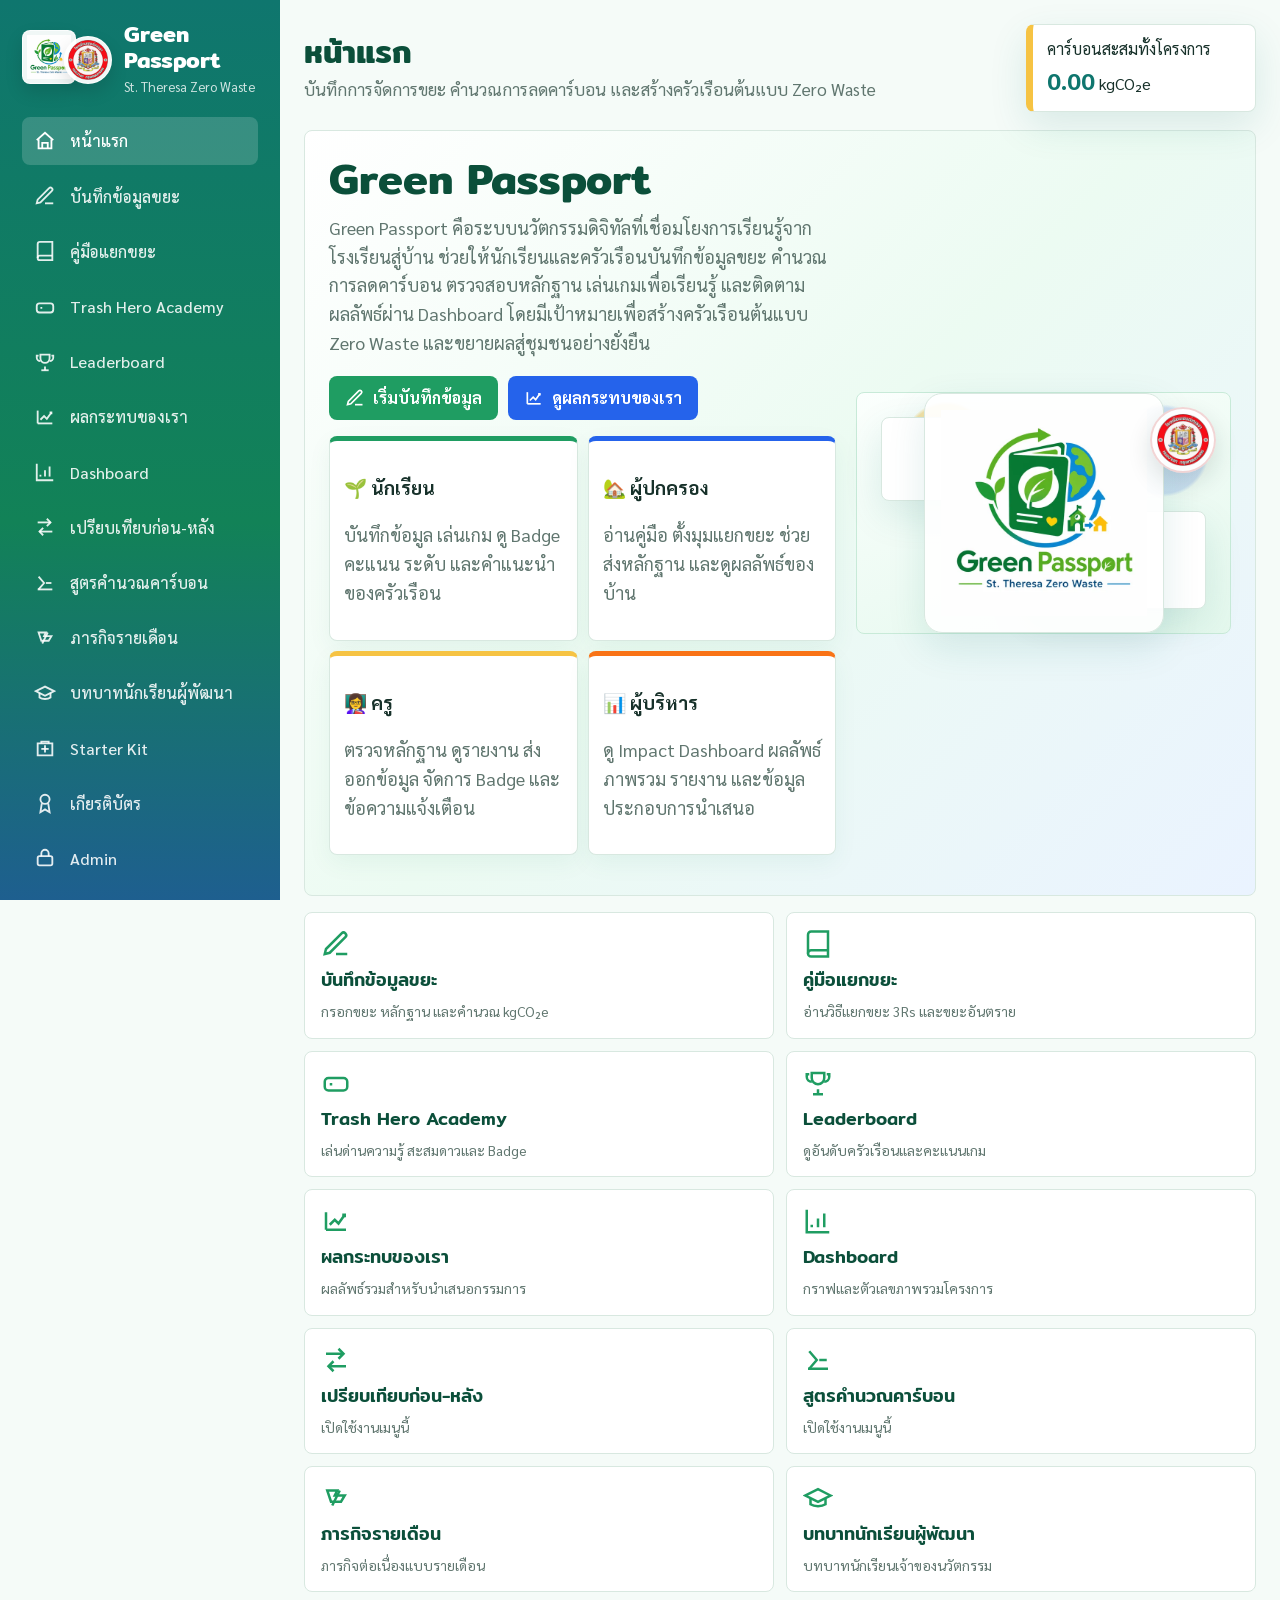
<file: Index.html>
<!DOCTYPE html>
<html lang="th">
<head>
  <meta charset="UTF-8">
  <meta name="viewport" content="width=device-width, initial-scale=1.0">
  <title>Green Passport - St. Theresa Zero Waste</title>
  <link rel="preconnect" href="https://fonts.googleapis.com">
  <link rel="preconnect" href="https://fonts.gstatic.com" crossorigin>
  <link href="https://fonts.googleapis.com/css2?family=Mitr:wght@400;500;600;700&family=Sarabun:wght@400;500;600;700;800&display=swap" rel="stylesheet">
  <style>
    :root {
      --green-900: #0b4f3a;
      --green-800: #0f766e;
      --green-700: #1f9d62;
      --green-100: #e4f8ed;
      --blue-700: #2563eb;
      --blue-100: #e8f2ff;
      --yellow-400: #f6c343;
      --yellow-100: #fff4cc;
      --red-100: #ffe5e5;
      --red-700: #c2413f;
      --ink: #17312a;
      --muted: #60766f;
      --line: #d8e8e0;
      --surface: #ffffff;
      --page: #f5fbf8;
      --shadow: 0 14px 38px rgba(15, 118, 110, 0.12);
      --radius: 8px;
      --font-display: "Mitr", "Sarabun", "Noto Sans Thai", "Leelawadee UI", "Segoe UI", Tahoma, sans-serif;
      --font-body: "Sarabun", "Noto Sans Thai", "Leelawadee UI", "Segoe UI", Tahoma, sans-serif;
      --font-ui: "Sarabun", "Noto Sans Thai", "Leelawadee UI", "Segoe UI", Tahoma, sans-serif;
      font-family: var(--font-body);
    }

    * { box-sizing: border-box; }
    body {
      margin: 0;
      background: var(--page);
      color: var(--ink);
      min-height: 100vh;
      font-family: var(--font-body);
      font-size: 16px;
      line-height: 1.55;
    }
    button, input, select, textarea {
      font-family: var(--font-ui);
      font-size: 16px;
      line-height: 1.45;
    }
    button {
      border: 0;
      cursor: pointer;
    }
    .app {
      display: grid;
      grid-template-columns: 280px minmax(0, 1fr);
      min-height: 100vh;
    }
    aside {
      background: linear-gradient(180deg, #0f766e 0%, #128257 58%, #1e5f8f 100%);
      color: #fff;
      padding: 22px;
      position: sticky;
      top: 0;
      height: 100vh;
      overflow: auto;
    }
    .brand {
      display: grid;
      grid-template-columns: 92px 1fr;
      gap: 10px;
      align-items: center;
      margin-bottom: 22px;
    }
    .brand-logos {
      position: relative;
      width: 92px;
      min-height: 58px;
    }
    .logo-slot {
      width: 54px;
      height: 54px;
      border: 1px solid rgba(255,255,255,0.72);
      border-radius: 8px;
      display: grid;
      place-items: center;
      background: rgba(255,255,255,0.94);
      padding: 4px;
      overflow: hidden;
      box-shadow: 0 8px 18px rgba(0,0,0,.12);
    }
    .logo-slot.school-logo {
      position: absolute;
      left: 42px;
      top: 6px;
      width: 48px;
      height: 48px;
      border-radius: 999px;
      border-color: rgba(255,255,255,0.86);
      padding: 3px;
    }
    .logo-slot img {
      width: 100%;
      height: 100%;
      object-fit: contain;
      display: block;
    }
    .brand h1 {
      margin: 0;
      font-family: var(--font-display);
      font-size: 22px;
      font-weight: 600;
      line-height: 1.18;
    }
    .brand p {
      margin: 4px 0 0;
      color: rgba(255,255,255,0.8);
      font-size: 13px;
      line-height: 1.35;
    }
    nav {
      display: grid;
      gap: 8px;
    }
    .nav-btn {
      display: grid;
      grid-template-columns: 26px 1fr;
      align-items: center;
      gap: 10px;
      color: rgba(255,255,255,0.88);
      background: transparent;
      padding: 12px;
      border-radius: var(--radius);
      text-align: left;
      font-weight: 500;
    }
    .nav-btn svg { width: 22px; height: 22px; }
    .nav-btn.active,
    .nav-btn:hover {
      background: rgba(255,255,255,0.17);
      color: #fff;
    }
    main {
      padding: 24px;
      max-width: 1360px;
      width: 100%;
      margin: 0 auto;
    }
    .topbar {
      display: flex;
      justify-content: space-between;
      gap: 16px;
      align-items: center;
      margin-bottom: 18px;
    }
    .page-title h2 {
      margin: 0;
      font-family: var(--font-display);
      font-size: 31px;
      font-weight: 600;
      line-height: 1.22;
      color: var(--green-900);
    }
    .page-title p {
      margin: 5px 0 0;
      color: var(--muted);
      font-size: 17px;
      line-height: 1.55;
    }
    .carbon-pill {
      min-width: 230px;
      background: var(--surface);
      border: 1px solid var(--line);
      border-left: 7px solid var(--yellow-400);
      border-radius: var(--radius);
      padding: 12px 14px;
      box-shadow: var(--shadow);
    }
    .carbon-pill strong {
      color: var(--green-800);
      font-size: 24px;
      font-weight: 800;
    }
    .section { display: none; }
    .section.active { display: block; }
    .grid {
      display: grid;
      gap: 16px;
    }
    .grid.two { grid-template-columns: repeat(2, minmax(0, 1fr)); }
    .grid.record-layout { grid-template-columns: minmax(0, 1.35fr) minmax(300px, 0.65fr); align-items: start; }
    .grid.three { grid-template-columns: repeat(3, minmax(0, 1fr)); }
    .grid.four { grid-template-columns: repeat(4, minmax(0, 1fr)); }
    .panel,
    .card {
      background: var(--surface);
      border: 1px solid var(--line);
      border-radius: var(--radius);
      box-shadow: 0 8px 28px rgba(15, 122, 79, 0.08);
    }
    .panel { padding: 18px; }
    .card { padding: 16px; }
    .hero {
      background: linear-gradient(135deg, #ffffff 0%, #ecfbf2 50%, #eaf3ff 100%);
      border: 1px solid var(--line);
      border-radius: var(--radius);
      padding: 24px;
      min-height: 280px;
      display: grid;
      grid-template-columns: 1.15fr 0.85fr;
      gap: 20px;
      align-items: center;
      overflow: hidden;
    }
    .hero h2 {
      color: var(--green-900);
      font-family: var(--font-display);
      font-size: 42px;
      font-weight: 600;
      margin: 0 0 10px;
      line-height: 1.16;
    }
    .hero p {
      color: var(--muted);
      font-size: 18px;
      line-height: 1.6;
      margin: 0 0 18px;
      max-width: 680px;
    }
    .hero-visual {
      min-height: 220px;
      background:
        radial-gradient(circle at 24% 22%, rgba(246, 195, 67, 0.45) 0 12%, transparent 13%),
        radial-gradient(circle at 82% 24%, rgba(37, 99, 235, 0.17) 0 12%, transparent 13%),
        linear-gradient(160deg, #fbfffd 0%, #e4f8ed 100%);
      border: 1px solid #c8ead8;
      border-radius: var(--radius);
      display: grid;
      place-items: center;
      position: relative;
    }
    .hero-visual::before,
    .hero-visual::after {
      content: "";
      position: absolute;
      border-radius: 8px;
      background: #fff;
      border: 1px solid var(--line);
      box-shadow: var(--shadow);
    }
    .hero-visual::before {
      width: 62%;
      height: 34%;
      top: 24px;
      left: 24px;
    }
    .hero-visual::after {
      width: 48%;
      height: 40%;
      bottom: 24px;
      right: 24px;
    }
    .hero-visual span {
      z-index: 1;
      width: min(74%, 240px);
      aspect-ratio: 1;
      border-radius: 18px;
      background: rgba(255,255,255,.92);
      border: 1px solid var(--line);
      box-shadow: var(--shadow);
      display: grid;
      place-items: center;
      padding: 16px;
    }
    .hero-visual span img {
      width: 100%;
      height: 100%;
      object-fit: contain;
      display: block;
    }
    .school-emblem-badge {
      position: absolute;
      z-index: 2;
      top: 14px;
      right: 14px;
      width: 66px;
      aspect-ratio: 1;
      border-radius: 999px;
      background: rgba(255,255,255,.95);
      border: 2px solid rgba(194, 65, 63, .22);
      box-shadow: 0 10px 24px rgba(23,49,42,.14);
      padding: 5px;
      display: grid;
      place-items: center;
    }
    .school-emblem-badge img {
      width: 100%;
      height: 100%;
      object-fit: contain;
      display: block;
    }
    .quick-menu {
      display: grid;
      grid-template-columns: repeat(2, minmax(0, 1fr));
      gap: 12px;
      margin-top: 16px;
    }
    .menu-card {
      background: var(--surface);
      border: 1px solid var(--line);
      border-radius: var(--radius);
      padding: 16px;
      color: var(--green-900);
      display: grid;
      gap: 8px;
      min-height: 124px;
      text-align: left;
    }
    .menu-card svg { width: 30px; height: 30px; color: var(--green-700); }
    .menu-card strong { font-family: var(--font-display); font-size: 18px; font-weight: 500; }
    .menu-card small { color: var(--muted); font-size: 14px; line-height: 1.45; }
    .menu-card:hover { border-color: var(--green-700); box-shadow: var(--shadow); }
    label { display: grid; gap: 6px; color: var(--green-900); font-weight: 600; line-height: 1.35; }
    input, select, textarea {
      width: 100%;
      border: 1px solid var(--line);
      border-radius: 8px;
      background: #fff;
      padding: 10px 12px;
      color: var(--ink);
      min-height: 42px;
      font-weight: 500;
    }
    textarea { resize: vertical; min-height: 84px; }
    .field-grid {
      display: grid;
      grid-template-columns: repeat(2, minmax(0, 1fr));
      gap: 12px;
    }
    .form-group {
      border-top: 1px solid var(--line);
      padding-top: 16px;
      margin-top: 16px;
    }
    .form-group h3,
    .panel h3,
    .card h3 {
      margin: 0 0 12px;
      color: var(--green-900);
      font-family: var(--font-display);
      font-size: 21px;
      font-weight: 500;
      line-height: 1.32;
    }
    .activity-grid {
      display: grid;
      grid-template-columns: repeat(2, minmax(0, 1fr));
      gap: 10px;
    }
    .result-box {
      background: var(--green-100);
      border: 1px solid #bdebd6;
      border-radius: var(--radius);
      padding: 16px;
      position: sticky;
      top: 24px;
    }
    .result-box .number {
      color: var(--green-900);
      font-size: 42px;
      font-weight: 800;
      line-height: 1.08;
    }
    .btn-row {
      display: flex;
      gap: 10px;
      flex-wrap: wrap;
      align-items: center;
    }
    .btn {
      background: var(--green-700);
      color: #fff;
      border-radius: 8px;
      min-height: 44px;
      padding: 10px 16px;
      display: inline-flex;
      align-items: center;
      gap: 8px;
      font-weight: 700;
      justify-content: center;
    }
    .btn.secondary { background: var(--blue-700); }
    .btn.yellow { background: #efb72f; color: #17312a; }
    .btn.ghost {
      background: #fff;
      color: var(--green-800);
      border: 1px solid var(--line);
    }
    .btn.danger { background: var(--red-700); }
    .btn svg { width: 20px; height: 20px; }
    .kpi {
      display: grid;
      gap: 5px;
      border-left: 6px solid var(--green-700);
    }
    .kpi strong { font-size: 28px; color: var(--green-900); font-weight: 800; line-height: 1.15; }
    .kpi span { color: var(--muted); }
    table {
      width: 100%;
      border-collapse: collapse;
      font-size: 15px;
      line-height: 1.45;
    }
    th, td {
      border-bottom: 1px solid var(--line);
      padding: 10px;
      text-align: left;
      vertical-align: top;
    }
    th {
      color: var(--green-900);
      background: #effaf4;
      position: sticky;
      top: 0;
      z-index: 1;
    }
    .table-wrap { overflow: auto; max-height: 520px; border: 1px solid var(--line); border-radius: var(--radius); }
    .status {
      display: inline-block;
      padding: 4px 8px;
      border-radius: 6px;
      font-size: 12px;
      font-weight: 700;
      background: var(--yellow-100);
      color: #73560d;
    }
    .status.ok { background: var(--green-100); color: var(--green-800); }
    .status.bad { background: var(--red-100); color: var(--red-700); }
    .bars { display: grid; gap: 10px; }
    .bar-row {
      display: grid;
      grid-template-columns: 104px minmax(0, 1fr) 70px;
      gap: 10px;
      align-items: center;
    }
    .bar-track {
      height: 14px;
      border-radius: 999px;
      background: #e8f2ed;
      overflow: hidden;
    }
    .bar-fill {
      height: 100%;
      border-radius: 999px;
      background: linear-gradient(90deg, var(--green-700), var(--blue-700));
      width: 0%;
      transition: width .35s ease;
    }
    .guide-card {
      border-top: 5px solid var(--green-700);
      min-height: 168px;
    }
    .guide-card.blue { border-color: var(--blue-700); }
    .guide-card.yellow { border-color: var(--yellow-400); }
    .guide-card.red { border-color: var(--red-700); }
    .guide-hero {
      background:
        radial-gradient(circle at 12% 18%, rgba(31, 157, 98, .14) 0 11%, transparent 12%),
        radial-gradient(circle at 88% 18%, rgba(246, 195, 67, .22) 0 12%, transparent 13%),
        linear-gradient(135deg, #ffffff 0%, #ecfbf2 62%, #eaf3ff 100%);
      border: 1px solid var(--line);
      border-radius: var(--radius);
      padding: 22px;
      display: grid;
      grid-template-columns: minmax(0, 1.15fr) minmax(260px, .85fr);
      gap: 18px;
      align-items: center;
      margin-bottom: 16px;
    }
    .guide-nav {
      display: flex;
      gap: 8px;
      flex-wrap: wrap;
      margin: 14px 0 0;
    }
    .guide-nav a {
      text-decoration: none;
      color: var(--green-800);
      background: #fff;
      border: 1px solid var(--line);
      border-radius: 999px;
      padding: 7px 10px;
      font-weight: 700;
      font-size: 14px;
    }
    .guide-section {
      scroll-margin-top: 18px;
      margin-top: 16px;
    }
    .guide-section h3 {
      margin-top: 0;
      color: var(--green-900);
      font-family: var(--font-display);
      font-size: 24px;
      font-weight: 600;
    }
    .guide-waste-card {
      border-top-width: 6px;
      min-height: 0;
    }
    .guide-waste-card.organic { border-top-color: var(--green-700); }
    .guide-waste-card.recycle { border-top-color: var(--yellow-400); }
    .guide-waste-card.general { border-top-color: var(--blue-700); }
    .guide-waste-card.hazard { border-top-color: #f97316; }
    .guide-waste-card.infectious { border-top-color: var(--red-700); }
    .guide-card-head {
      display: grid;
      grid-template-columns: 48px minmax(0, 1fr);
      gap: 10px;
      align-items: center;
      margin-bottom: 8px;
    }
    .guide-icon {
      width: 48px;
      aspect-ratio: 1;
      border-radius: 8px;
      display: grid;
      place-items: center;
      background: var(--green-100);
      font-size: 25px;
    }
    .guide-waste-card.recycle .guide-icon { background: var(--yellow-100); }
    .guide-waste-card.general .guide-icon { background: var(--blue-100); }
    .guide-waste-card.hazard .guide-icon { background: #ffedd5; }
    .guide-waste-card.infectious .guide-icon { background: var(--red-100); }
    .guide-waste-card details {
      margin-top: 10px;
      border-top: 1px solid var(--line);
      padding-top: 8px;
    }
    .guide-waste-card summary,
    .faq-list summary {
      cursor: pointer;
      color: var(--green-800);
      font-weight: 800;
    }
    .mini-list {
      margin: 8px 0 0;
      padding-left: 20px;
      color: var(--muted);
    }
    .step-list {
      counter-reset: step;
      display: grid;
      gap: 10px;
      margin: 0;
      padding: 0;
      list-style: none;
    }
    .step-list li {
      counter-increment: step;
      background: #fff;
      border: 1px solid var(--line);
      border-radius: var(--radius);
      padding: 12px 12px 12px 48px;
      position: relative;
    }
    .step-list li::before {
      content: counter(step);
      position: absolute;
      left: 12px;
      top: 12px;
      width: 26px;
      height: 26px;
      border-radius: 999px;
      background: var(--green-700);
      color: #fff;
      display: grid;
      place-items: center;
      font-weight: 800;
    }
    .tip-card {
      border-left: 6px solid var(--green-700);
      background: #fff;
    }
    .tip-card.parent { border-left-color: var(--blue-700); }
    .formula-box {
      background: #fff;
      border: 1px solid var(--line);
      border-left: 6px solid var(--yellow-400);
      border-radius: var(--radius);
      padding: 14px;
      display: grid;
      gap: 8px;
    }
    .faq-list {
      display: grid;
      gap: 10px;
    }
    .faq-list details {
      background: #fff;
      border: 1px solid var(--line);
      border-radius: var(--radius);
      padding: 12px;
    }
    .guide-actions {
      display: flex;
      flex-wrap: wrap;
      gap: 10px;
      margin-top: 16px;
    }
    .mode-strip {
      display: grid;
      grid-template-columns: repeat(auto-fit, minmax(170px, 1fr));
      gap: 10px;
      margin: 16px 0;
    }
    .mode-card,
    .impact-card,
    .timeline-card,
    .download-card {
      background: #fff;
      border: 1px solid var(--line);
      border-radius: var(--radius);
      padding: 14px;
      box-shadow: 0 8px 24px rgba(15, 122, 79, .06);
    }
    .mode-card {
      border-top: 5px solid var(--green-700);
      min-height: 132px;
    }
    .mode-card.parent { border-top-color: var(--blue-700); }
    .mode-card.teacher { border-top-color: var(--yellow-400); }
    .mode-card.leader { border-top-color: #f97316; }
    .impact-hero {
      background:
        radial-gradient(circle at 12% 14%, rgba(31, 157, 98, .15) 0 12%, transparent 13%),
        radial-gradient(circle at 88% 20%, rgba(37, 99, 235, .16) 0 13%, transparent 14%),
        linear-gradient(135deg, #ffffff 0%, #ecfbf2 50%, #eaf3ff 100%);
      border: 1px solid var(--line);
      border-radius: var(--radius);
      padding: 22px;
      display: grid;
      grid-template-columns: minmax(0, 1.15fr) minmax(260px, .85fr);
      gap: 18px;
      align-items: center;
      margin-bottom: 16px;
    }
    .impact-grid {
      display: grid;
      grid-template-columns: repeat(4, minmax(0, 1fr));
      gap: 12px;
    }
    .impact-card strong {
      display: block;
      color: var(--green-800);
      font-size: 28px;
      line-height: 1.15;
      margin-top: 6px;
    }
    .chart-card {
      min-height: 230px;
    }
    .chart-note {
      color: var(--muted);
      margin-top: 8px;
      font-size: 14px;
    }
    .buddy-advice-grid {
      display: grid;
      grid-template-columns: repeat(2, minmax(0, 1fr));
      gap: 10px;
    }
    .advice-card {
      border-left: 6px solid var(--green-700);
      background: #fff;
      border-radius: var(--radius);
      padding: 12px;
      border-top: 1px solid var(--line);
      border-right: 1px solid var(--line);
      border-bottom: 1px solid var(--line);
    }
    .timeline {
      display: grid;
      grid-template-columns: repeat(2, minmax(0, 1fr));
      gap: 12px;
      counter-reset: role;
    }
    .timeline-card {
      counter-increment: role;
      padding-left: 52px;
      position: relative;
    }
    .timeline-card::before {
      content: counter(role);
      position: absolute;
      left: 14px;
      top: 14px;
      width: 28px;
      height: 28px;
      border-radius: 999px;
      background: var(--green-700);
      color: #fff;
      display: grid;
      place-items: center;
      font-weight: 800;
    }
    .evidence-grid,
    .download-grid,
    .mission-grid {
      display: grid;
      grid-template-columns: repeat(3, minmax(0, 1fr));
      gap: 12px;
    }
    .evidence-placeholder {
      min-height: 128px;
      background: linear-gradient(135deg, #f8fffb, #eaf3ff);
      border: 1px dashed #b7d9cc;
      border-radius: var(--radius);
      display: grid;
      place-items: center;
      text-align: center;
      color: var(--green-900);
      padding: 12px;
      font-weight: 700;
    }
    .mission-card-lite {
      border-top: 5px solid var(--green-700);
    }
    .privacy-box {
      border-left: 6px solid var(--red-700);
      background: #fff;
      border-radius: var(--radius);
      padding: 14px;
      border-top: 1px solid var(--line);
      border-right: 1px solid var(--line);
      border-bottom: 1px solid var(--line);
    }
    .stage-box {
      background: #f8fffb;
      border: 1px solid var(--line);
      border-radius: var(--radius);
      padding: 16px;
      position: relative;
      overflow: hidden;
    }
    .game-hero {
      background:
        radial-gradient(circle at 12% 16%, rgba(31, 157, 98, .14) 0 12%, transparent 13%),
        radial-gradient(circle at 88% 22%, rgba(246, 195, 67, .22) 0 13%, transparent 14%),
        linear-gradient(135deg, #ffffff 0%, #e7fbef 45%, #fff2ce 100%);
      border: 1px solid var(--line);
      border-radius: var(--radius);
      padding: 22px;
      display: grid;
      grid-template-columns: minmax(0, 1.05fr) 260px;
      gap: 18px;
      align-items: center;
      position: relative;
      overflow: hidden;
    }
    .game-hero::after {
      content: "🍃  🌍  🏡  ♻️";
      position: absolute;
      right: 20px;
      bottom: 12px;
      color: rgba(11, 79, 58, .28);
      letter-spacing: 8px;
      font-size: 20px;
      pointer-events: none;
      animation: leafFloat 5s ease-in-out infinite;
    }
    .hero-badge-art {
      min-height: 210px;
      border-radius: var(--radius);
      border: 1px solid #cde9d8;
      background:
        radial-gradient(circle at 30% 28%, rgba(246, 195, 67, .5) 0 18%, transparent 19%),
        radial-gradient(circle at 75% 26%, rgba(37, 99, 235, .18) 0 18%, transparent 19%),
        linear-gradient(160deg, #ffffff 0%, #dff7eb 100%);
      display: grid;
      place-items: center;
      color: var(--green-800);
      padding: 12px;
      position: relative;
      z-index: 1;
    }
    .green-buddy {
      display: grid;
      grid-template-columns: 92px minmax(0, 1fr);
      gap: 12px;
      align-items: center;
    }
    .green-buddy.compact {
      grid-template-columns: 64px minmax(0, 1fr);
    }
    .buddy-art {
      width: 92px;
      aspect-ratio: 1;
      filter: drop-shadow(0 10px 18px rgba(15, 118, 110, .18));
      animation: buddyBob 3s ease-in-out infinite;
    }
    .green-buddy.compact .buddy-art { width: 64px; }
    .buddy-speech {
      background: #fff;
      border: 1px solid #cde9d8;
      border-radius: var(--radius);
      padding: 12px;
      box-shadow: 0 8px 22px rgba(15, 122, 79, .08);
      color: var(--green-900);
      font-weight: 600;
      line-height: 1.45;
    }
    .game-sound {
      display: inline-flex;
      align-items: center;
      gap: 8px;
      margin-top: 10px;
      background: #fff;
      color: var(--green-800);
      border: 1px solid var(--line);
      border-radius: 999px;
      padding: 8px 12px;
      font-weight: 700;
    }
    .waste-icon-grid,
    .knowledge-grid,
    .badge-grid,
    .level-row {
      display: grid;
      gap: 10px;
    }
    .waste-icon-grid {
      grid-template-columns: repeat(5, minmax(0, 1fr));
      margin-top: 14px;
    }
    .waste-type,
    .knowledge-card,
    .level-chip {
      border: 1px solid var(--line);
      border-radius: var(--radius);
      background: #fff;
      padding: 12px;
    }
    .waste-type {
      min-height: 106px;
      text-align: center;
      display: grid;
      gap: 6px;
      align-content: center;
    }
    .waste-type .emoji {
      font-size: 30px;
      line-height: 1;
    }
    .waste-type.organic { border-top: 5px solid var(--green-700); }
    .waste-type.recycle { border-top: 5px solid var(--yellow-400); }
    .waste-type.general { border-top: 5px solid var(--blue-700); }
    .waste-type.hazard { border-top: 5px solid #f97316; }
    .waste-type.infectious { border-top: 5px solid var(--red-700); }
    .knowledge-grid {
      grid-template-columns: repeat(3, minmax(0, 1fr));
      margin-top: 16px;
    }
    .knowledge-card h4,
    .level-chip strong {
      margin: 0;
      font-family: var(--font-display);
      color: var(--green-900);
      font-size: 17px;
      font-weight: 600;
    }
    .knowledge-card p,
    .level-chip span {
      margin: 5px 0 0;
      color: var(--muted);
      line-height: 1.45;
    }
    .level-row {
      grid-template-columns: repeat(auto-fit, minmax(130px, 1fr));
      margin-top: 12px;
    }
    .level-chip {
      text-align: center;
      min-height: 94px;
      display: grid;
      align-content: center;
    }
    .level-chip .emoji {
      font-size: 26px;
      line-height: 1;
    }
    .level-chip.active {
      border-color: var(--green-700);
      background: var(--green-100);
      box-shadow: var(--shadow);
    }
    .mission-map {
      display: grid;
      grid-template-columns: repeat(3, minmax(0, 1fr));
      gap: 12px;
      position: relative;
    }
    .game-map-head { align-items: start; }
    .mission-map::before {
      content: "";
      position: absolute;
      inset: 18px 8%;
      border: 2px dashed rgba(31, 157, 98, .18);
      border-radius: 32px;
      pointer-events: none;
    }
    .mission-card {
      text-align: left;
      background: #fff;
      border: 1px solid var(--line);
      border-radius: var(--radius);
      padding: 14px;
      color: var(--ink);
      min-height: 150px;
      display: grid;
      gap: 8px;
      align-content: start;
      transition: transform .18s ease, box-shadow .18s ease, border-color .18s ease;
      position: relative;
      z-index: 1;
    }
    .mission-card:not(:disabled):hover {
      border-color: var(--green-700);
      box-shadow: var(--shadow);
      transform: translateY(-1px);
    }
    .mission-card:disabled {
      opacity: .62;
      cursor: not-allowed;
      background: #f5f7f6;
    }
    .mission-icon {
      width: 42px;
      height: 42px;
      border-radius: 8px;
      display: grid;
      place-items: center;
      background: var(--green-100);
      color: var(--green-800);
      font-size: 24px;
    }
    .mission-stars { color: #d89b00; font-weight: 800; letter-spacing: 1px; }
    .mission-card.recycle .mission-icon { background: var(--yellow-100); color: #94650b; }
    .mission-card.general .mission-icon { background: var(--blue-100); color: var(--blue-700); }
    .mission-card.hazard .mission-icon { background: #ffedd5; color: #c65f16; }
    .mission-card.infectious .mission-icon { background: var(--red-100); color: var(--red-700); }
    .mission-card.completed {
      border-color: #a8dfbf;
      background: #fbfffd;
    }
    .mission-card.completed .mission-icon { animation: starPop .7s ease both; }
    .mission-card.active-stage {
      border-color: var(--yellow-400);
      box-shadow: 0 10px 26px rgba(246, 195, 67, .18);
    }
    .score-strip {
      display: grid;
      grid-template-columns: repeat(3, minmax(0, 1fr));
      gap: 10px;
    }
    .score-meter {
      height: 12px;
      background: #e8f2ed;
      border-radius: 999px;
      overflow: hidden;
    }
    .score-meter span {
      display: block;
      height: 100%;
      width: 0;
      background: linear-gradient(90deg, var(--yellow-400), var(--green-700));
      border-radius: inherit;
      transition: width .45s ease;
    }
    .feedback-box {
      margin-top: 12px;
      padding: 12px;
      border-radius: var(--radius);
      border: 1px solid var(--line);
      background: #fff;
      animation: feedbackIn .25s ease both;
    }
    .feedback-box.correct { background: var(--green-100); border-color: #bdebd6; color: var(--green-900); }
    .feedback-box.wrong { background: var(--yellow-100); border-color: #f3d36a; color: #675018; animation: feedbackIn .25s ease both, softShake .28s ease .02s; }
    .stage-result-card {
      background:
        radial-gradient(circle at 12% 18%, rgba(246, 195, 67, .2) 0 10%, transparent 11%),
        linear-gradient(135deg, #ffffff 0%, #ecfbf2 100%);
    }
    .game-cert {
      background:
        radial-gradient(circle at 12% 16%, rgba(31, 157, 98, .14) 0 9%, transparent 10%),
        radial-gradient(circle at 86% 18%, rgba(246, 195, 67, .25) 0 11%, transparent 12%),
        linear-gradient(#ffffff, #ffffff) padding-box,
        linear-gradient(135deg, var(--green-700), var(--yellow-400), #f97316, var(--blue-700)) border-box;
      border: 8px solid transparent;
      border-radius: var(--radius);
      min-height: 360px;
      padding: 28px;
      text-align: center;
      display: grid;
      gap: 10px;
      align-content: center;
    }
    .choices {
      display: grid;
      gap: 10px;
      margin-top: 12px;
    }
    .choice {
      background: #fff;
      color: var(--ink);
      border: 1px solid var(--line);
      border-radius: 8px;
      padding: 12px;
      text-align: left;
      transition: transform .16s ease, border-color .16s ease, background .16s ease;
    }
    .choice:hover { border-color: var(--green-700); }
    .choice.correct-choice {
      border-color: var(--green-700);
      background: var(--green-100);
      animation: starPop .36s ease both;
    }
    .choice.wrong-choice {
      border-color: var(--red-700);
      background: var(--red-100);
      animation: softShake .28s ease both;
    }
    .badge {
      display: inline-flex;
      align-items: center;
      gap: 6px;
      border: 1px solid var(--line);
      background: #fff;
      color: var(--green-800);
      padding: 5px 9px;
      border-radius: 999px;
      font-weight: 800;
      font-size: 13px;
    }
    .badge.earned,
    .badge-medal {
      background: linear-gradient(135deg, #fff 0%, #fff6d7 100%);
      border-color: #f3d36a;
      color: #73560d;
      box-shadow: 0 8px 18px rgba(246, 195, 67, .16);
    }
    .badge.earned { animation: badgeShine 1.2s ease both; }
    .badge-medal {
      display: grid;
      place-items: center;
      width: 92px;
      aspect-ratio: 1;
      border-radius: 999px;
      font-size: 32px;
      margin: 0 auto;
    }
    .buddy-corner {
      position: sticky;
      bottom: 84px;
      margin-top: 14px;
    }
    @keyframes leafFloat {
      0%, 100% { transform: translateY(0); opacity: .75; }
      50% { transform: translateY(-8px); opacity: 1; }
    }
    @keyframes buddyBob {
      0%, 100% { transform: translateY(0) rotate(-1deg); }
      50% { transform: translateY(-5px) rotate(1deg); }
    }
    @keyframes starPop {
      0% { transform: scale(.92); }
      55% { transform: scale(1.08); }
      100% { transform: scale(1); }
    }
    @keyframes feedbackIn {
      from { opacity: 0; transform: translateY(6px); }
      to { opacity: 1; transform: translateY(0); }
    }
    @keyframes softShake {
      0%, 100% { transform: translateX(0); }
      30% { transform: translateX(-4px); }
      65% { transform: translateX(4px); }
    }
    @keyframes badgeShine {
      0% { transform: rotate(-4deg) scale(.96); filter: brightness(1); }
      50% { transform: rotate(4deg) scale(1.04); filter: brightness(1.12); }
      100% { transform: rotate(0) scale(1); filter: brightness(1); }
    }
    .certificate {
      background:
        linear-gradient(#ffffff, #ffffff) padding-box,
        linear-gradient(135deg, var(--green-700), var(--yellow-400), var(--blue-700)) border-box;
      border: 8px solid transparent;
      border-radius: 8px;
      min-height: 430px;
      padding: 34px;
      text-align: center;
      display: grid;
      align-content: center;
      gap: 12px;
    }
    .certificate h3 {
      font-family: var(--font-display);
      font-size: 32px;
      font-weight: 600;
      margin: 0;
      color: var(--green-900);
    }
    .certificate .name {
      font-size: 28px;
      color: var(--blue-700);
      font-weight: 800;
    }
    .notice {
      background: var(--yellow-100);
      border: 1px solid #f3d36a;
      border-radius: var(--radius);
      padding: 12px;
      color: #675018;
    }
    .mobile-nav {
      display: none;
      position: fixed;
      bottom: 0;
      left: 0;
      right: 0;
      z-index: 20;
      background: #fff;
      border-top: 1px solid var(--line);
      grid-template-columns: repeat(5, 1fr);
      box-shadow: 0 -8px 24px rgba(0,0,0,0.08);
    }
    .mobile-nav button {
      background: #fff;
      color: var(--muted);
      padding: 8px 4px;
      display: grid;
      place-items: center;
      gap: 2px;
      font-size: 12px;
      line-height: 1.25;
    }
    .mobile-nav button.active { color: var(--green-800); font-weight: 700; }
    .mobile-nav svg { width: 21px; height: 21px; }
    @media (max-width: 980px) {
      .app { display: block; padding-bottom: 72px; }
      aside { display: none; }
      main { padding: 16px; }
      .mobile-nav { display: grid; }
      .topbar { align-items: stretch; flex-direction: column; }
      .carbon-pill { min-width: 0; }
      .hero, .guide-hero, .impact-hero { grid-template-columns: 1fr; }
      .school-emblem-badge {
        width: 58px;
        top: 10px;
        right: 10px;
      }
      body { font-size: 17px; }
      button, input, select, textarea { font-size: 17px; }
      .hero h2 { font-size: 34px; }
      .page-title h2 { font-size: 30px; }
      .grid.two, .grid.three, .grid.four, .grid.record-layout, .quick-menu, .field-grid, .activity-grid, .mission-map, .score-strip, .game-hero, .knowledge-grid, .level-row, .mode-strip, .impact-grid, .buddy-advice-grid, .timeline, .evidence-grid, .download-grid, .mission-grid {
        grid-template-columns: 1fr;
      }
      .waste-icon-grid { grid-template-columns: repeat(2, minmax(0, 1fr)); }
      .green-buddy { grid-template-columns: 72px minmax(0, 1fr); }
      .buddy-art { width: 72px; }
      .hero-badge-art { min-height: 180px; }
      .game-hero::after { display: none; }
      .result-box { position: static; }
    }
    @media print {
      body * { visibility: hidden; }
      .certificate, .certificate * { visibility: visible; }
      .certificate {
        position: fixed;
        inset: 0;
        border-width: 10px;
      }
    }
  </style>
</head>
<body>
  <div class="app">
    <aside>
      <div class="brand">
        <div class="brand-logos">
          <div class="logo-slot"><img src="[data-uri]" alt="Green Passport St. Theresa Zero Waste"></div>
          <div class="logo-slot school-logo"><img src="[data-uri]" alt="ตราโรงเรียนเซนต์เทเรซา"></div>
        </div>
        <div>
          <h1>Green Passport</h1>
          <p>St. Theresa Zero Waste</p>
        </div>
      </div>
      <nav id="sideNav"></nav>
    </aside>

    <main>
      <div class="topbar">
        <div class="page-title">
          <h2 id="pageTitle">Green Passport</h2>
          <p id="pageSubtitle">บันทึกการจัดการขยะ คำนวณการลดคาร์บอน และสร้างครัวเรือนต้นแบบ Zero Waste</p>
        </div>
        <div class="carbon-pill">
          <div>คาร์บอนสะสมทั้งโครงการ</div>
          <strong id="globalCarbon">0.00</strong> kgCO₂e
        </div>
      </div>

      <section id="home" class="section active"></section>
      <section id="record" class="section"></section>
      <section id="guide" class="section"></section>
      <section id="game" class="section"></section>
      <section id="leaderboard" class="section"></section>
      <section id="impact" class="section"></section>
      <section id="dashboard" class="section"></section>
      <section id="compare" class="section"></section>
      <section id="formula" class="section"></section>
      <section id="missions" class="section"></section>
      <section id="studentRoles" class="section"></section>
      <section id="starterKit" class="section"></section>
      <section id="certificate" class="section"></section>
      <section id="admin" class="section"></section>
    </main>
  </div>
  <div class="mobile-nav" id="mobileNav"></div>

  <script src="./site.config.js"></script>
  <script>
    const SHEET_ID = '1G0rL3YSQexyiMp7vPu8DdOo2tUZk9xIhi1E1poaJqi4';
    const SHEET_URL = `https://docs.google.com/spreadsheets/d/${SHEET_ID}/edit`;
    const SHEET_API_STORAGE_KEY = 'greenPassportSheetApiUrl';
    const LOCAL_DATA_KEY = 'greenPassportData';
    const LOCAL_QUEUE_KEY = 'greenPassportPendingWrites';
    const queryParams = new URLSearchParams(location.search);
    const siteConfig = window.GREEN_PASSPORT_CONFIG || {};
    let sheetApiUrl = queryParams.get('api') || siteConfig.sheetApiUrl || localStorage.getItem(SHEET_API_STORAGE_KEY) || '';
    if (queryParams.get('api')) localStorage.setItem(SHEET_API_STORAGE_KEY, sheetApiUrl);
    const pages = [
      ['home', 'หน้าแรก', 'home'],
      ['record', 'บันทึกข้อมูลขยะ', 'edit'],
      ['guide', 'คู่มือแยกขยะ', 'book'],
      ['game', 'Trash Hero Academy', 'game'],
      ['leaderboard', 'Leaderboard', 'rank'],
      ['impact', 'ผลกระทบของเรา', 'impact'],
      ['dashboard', 'Dashboard', 'chart'],
      ['compare', 'เปรียบเทียบก่อน-หลัง', 'compare'],
      ['formula', 'สูตรคำนวณคาร์บอน', 'formula'],
      ['missions', 'ภารกิจรายเดือน', 'mission'],
      ['studentRoles', 'บทบาทนักเรียนผู้พัฒนา', 'student'],
      ['starterKit', 'Starter Kit', 'kit'],
      ['certificate', 'เกียรติบัตร', 'award'],
      ['admin', 'Admin', 'lock'],
    ];

    const icons = {
      home: '<svg viewBox="0 0 24 24" fill="none" stroke="currentColor" stroke-width="2"><path d="m3 11 9-8 9 8"/><path d="M5 10v10h14V10"/><path d="M9 20v-6h6v6"/></svg>',
      edit: '<svg viewBox="0 0 24 24" fill="none" stroke="currentColor" stroke-width="2"><path d="M12 20h9"/><path d="M16.5 3.5a2.1 2.1 0 0 1 3 3L7 19l-4 1 1-4Z"/></svg>',
      book: '<svg viewBox="0 0 24 24" fill="none" stroke="currentColor" stroke-width="2"><path d="M4 19.5A2.5 2.5 0 0 1 6.5 17H20"/><path d="M4 4.5A2.5 2.5 0 0 1 6.5 2H20v20H6.5A2.5 2.5 0 0 1 4 19.5z"/></svg>',
      game: '<svg viewBox="0 0 24 24" fill="none" stroke="currentColor" stroke-width="2"><rect x="3" y="8" width="18" height="10" rx="3"/><path d="M8 12v2M7 13h2M15 13h.01M18 13h.01"/></svg>',
      rank: '<svg viewBox="0 0 24 24" fill="none" stroke="currentColor" stroke-width="2"><path d="M8 21h8"/><path d="M12 17v4"/><path d="M7 4h10v4a5 5 0 0 1-10 0Z"/><path d="M5 5H3v2a4 4 0 0 0 4 4"/><path d="M19 5h2v2a4 4 0 0 1-4 4"/></svg>',
      impact: '<svg viewBox="0 0 24 24" fill="none" stroke="currentColor" stroke-width="2"><path d="M4 19V5"/><path d="M4 19h16"/><path d="m7 15 4-4 3 3 5-7"/><path d="M17 7h2v2"/></svg>',
      chart: '<svg viewBox="0 0 24 24" fill="none" stroke="currentColor" stroke-width="2"><path d="M3 3v18h18"/><path d="M7 15v2"/><path d="M12 10v7"/><path d="M17 6v11"/></svg>',
      compare: '<svg viewBox="0 0 24 24" fill="none" stroke="currentColor" stroke-width="2"><path d="M4 7h14"/><path d="m14 3 4 4-4 4"/><path d="M20 17H6"/><path d="m10 13-4 4 4 4"/></svg>',
      formula: '<svg viewBox="0 0 24 24" fill="none" stroke="currentColor" stroke-width="2"><path d="M4 19h16"/><path d="m5 5 6 7-6 7"/><path d="M13 12h6"/></svg>',
      mission: '<svg viewBox="0 0 24 24" fill="none" stroke="currentColor" stroke-width="2"><path d="M9 18l6-12"/><path d="M5 6h8l-2 4h8l-3 5H8z"/></svg>',
      student: '<svg viewBox="0 0 24 24" fill="none" stroke="currentColor" stroke-width="2"><path d="M22 10 12 5 2 10l10 5 10-5Z"/><path d="M6 12v5c3 2 9 2 12 0v-5"/></svg>',
      kit: '<svg viewBox="0 0 24 24" fill="none" stroke="currentColor" stroke-width="2"><path d="M4 7h16v13H4z"/><path d="M8 7V5h8v2"/><path d="M8 13h8"/><path d="M12 9v8"/></svg>',
      award: '<svg viewBox="0 0 24 24" fill="none" stroke="currentColor" stroke-width="2"><circle cx="12" cy="8" r="5"/><path d="M8.5 12.5 7 22l5-3 5 3-1.5-9.5"/></svg>',
      lock: '<svg viewBox="0 0 24 24" fill="none" stroke="currentColor" stroke-width="2"><rect x="4" y="10" width="16" height="10" rx="2"/><path d="M8 10V7a4 4 0 0 1 8 0v3"/></svg>',
    };

    const activityFields = [
      ['PaperKg', 'ขายกระดาษ', 'kg'],
      ['PlasticBottleKg', 'ขายขวดพลาสติก', 'kg'],
      ['CanKg', 'ขายกระป๋อง', 'kg'],
      ['AluminumKg', 'ขายอะลูมิเนียม', 'kg'],
      ['SteelCanKg', 'ขายกระป๋องเหล็ก', 'kg'],
      ['ScrapIronKg', 'ขายเศษเหล็ก', 'kg'],
      ['GlassBottleKg', 'ขายขวดแก้ว', 'kg'],
      ['CompostFoodKg', 'หมักเศษอาหารทำปุ๋ย', 'kg'],
      ['BioExtractKg', 'ทำน้ำหมักชีวภาพ', 'kg'],
      ['FeedAnimalsKg', 'นำเศษอาหารให้สัตว์', 'kg'],
      ['ReducePlasticBagTimes', 'ลดใช้ถุงพลาสติก', 'ครั้ง'],
      ['CarryBottleTimes', 'พกกระบอกน้ำส่วนตัว', 'ครั้ง'],
      ['UseLunchBoxTimes', 'ใช้กล่องข้าวส่วนตัว', 'ครั้ง'],
      ['RefuseStrawTimes', 'ปฏิเสธหลอดพลาสติก', 'ครั้ง'],
      ['CarryClothBagTimes', 'พกถุงผ้า', 'ครั้ง'],
      ['RepairItemsTimes', 'ซ่อมของใช้แทนการทิ้ง', 'ครั้ง'],
      ['DonateItemsTimes', 'บริจาคของใช้', 'ครั้ง'],
      ['DisposeBatteriesAmount', 'ส่งถ่านไฟฉายเสื่อม', 'ชิ้น'],
      ['DisposeBulbsAmount', 'ส่งหลอดไฟเสื่อม', 'ชิ้น'],
      ['DisposeExpiredMedicineAmount', 'ส่งยาหมดอายุ', 'ชิ้น'],
    ];

    const factorMap = {
      PaperKg: .92, PlasticBottleKg: 1.45, CanKg: 1.02, AluminumKg: 9.13, SteelCanKg: 1.8,
      ScrapIronKg: 1.7, GlassBottleKg: .31, CompostFoodKg: .25, BioExtractKg: .2, FeedAnimalsKg: .18,
      ReducePlasticBagTimes: .03, CarryBottleTimes: .05, UseLunchBoxTimes: .08, RefuseStrawTimes: .01,
      CarryClothBagTimes: .04, RepairItemsTimes: 1.2, DonateItemsTimes: .8,
      DisposeBatteriesAmount: .02, DisposeBulbsAmount: .04, DisposeExpiredMedicineAmount: .03,
    };

    const userModes = [
      ['student', 'นักเรียน', '🌱', 'บันทึกข้อมูล เล่นเกม ดู Badge คะแนน ระดับ และคำแนะนำของครัวเรือน'],
      ['parent', 'ผู้ปกครอง', '🏡', 'อ่านคู่มือ ตั้งมุมแยกขยะ ช่วยส่งหลักฐาน และดูผลลัพธ์ของบ้าน'],
      ['teacher', 'ครู', '👩‍🏫', 'ตรวจหลักฐาน ดูรายงาน ส่งออกข้อมูล จัดการ Badge และข้อความแจ้งเตือน'],
      ['leader', 'ผู้บริหาร', '📊', 'ดู Impact Dashboard ผลลัพธ์ภาพรวม รายงาน และข้อมูลประกอบการนำเสนอ'],
    ];

    const adviceRules = [
      { RuleID: 'AR-01', Condition: 'GeneralWasteKg > 10', AdviceTitle: 'ลดขยะทั่วไป', AdviceText: 'ขยะทั่วไปยังสูง ลองลดซองขนม ถุงพลาสติก และของใช้ครั้งเดียวทิ้งนะ', Emoji: '🗑️', Priority: 1, RelatedWasteType: 'ขยะทั่วไป', SuggestedAction: 'พกกล่องข้าว ถุงผ้า และลดขนมซอง', BadgeSuggestion: 'Zero Waste Home' },
      { RuleID: 'AR-02', Condition: 'OrganicWasteKg > CompostFoodKg + BioExtractKg', AdviceTitle: 'จัดการเศษอาหาร', AdviceText: 'ขยะอินทรีย์เยอะมาก ลองทำถังหมักปุ๋ยหรือน้ำหมักชีวภาพที่บ้านกันเถอะ', Emoji: '🍃', Priority: 2, RelatedWasteType: 'ขยะอินทรีย์', SuggestedAction: 'เริ่มถังหมักเล็ก ๆ หลังบ้าน', BadgeSuggestion: 'Compost Master' },
      { RuleID: 'AR-03', Condition: 'RecycleWasteKg < 3', AdviceTitle: 'เพิ่มรีไซเคิล', AdviceText: 'เดือนนี้ขยะรีไซเคิลยังน้อย ลองตั้งมุมแยกขวด กระดาษ และกระป๋องในบ้านนะ', Emoji: '♻️', Priority: 3, RelatedWasteType: 'ขยะรีไซเคิล', SuggestedAction: 'ติดป้ายถังรีไซเคิลให้ชัด', BadgeSuggestion: 'Recycle Hero' },
      { RuleID: 'AR-04', Condition: 'TotalCO2e improves', AdviceTitle: 'คาร์บอนดีขึ้น', AdviceText: 'เยี่ยมมาก! เดือนนี้ครอบครัวของคุณลดคาร์บอนได้ดีขึ้นมาก', Emoji: '🌍', Priority: 4, RelatedWasteType: 'คาร์บอน', SuggestedAction: 'ทำต่อเนื่องและชวนครอบครัวช่วยกัน', BadgeSuggestion: 'Carbon Saver' },
      { RuleID: 'AR-05', Condition: 'Evidence missing', AdviceTitle: 'อย่าลืมหลักฐาน', AdviceText: 'อย่าลืมเพิ่มรูปภาพหลักฐานก่อนส่งข้อมูลนะ', Emoji: '📸', Priority: 1, RelatedWasteType: 'หลักฐาน', SuggestedAction: 'ถ่ายภาพกิจกรรมจริงและตัวเลขชั่งน้ำหนัก', BadgeSuggestion: 'Green Starter' },
      { RuleID: 'AR-06', Condition: 'Monthly submissions complete', AdviceTitle: 'ส่งครบต่อเนื่อง', AdviceText: 'สุดยอด! ครัวเรือนของคุณส่งข้อมูลครบทุกเดือน พร้อมก้าวสู่ Zero Waste Home', Emoji: '🏡', Priority: 5, RelatedWasteType: 'การมีส่วนร่วม', SuggestedAction: 'เตรียมสรุปผลเป็นครัวเรือนต้นแบบ', BadgeSuggestion: 'Zero Waste Home' },
    ];

    const monthlyMissions = [
      ['M01', 'มกราคม', 'ตั้งมุมแยกขยะที่บ้าน', 'ให้ครัวเรือนมีมุมแยกขยะอย่างน้อย 4 ประเภท', 'ติดป้ายถังและถ่ายภาพมุมแยกขยะ', 'ภาพมุมแยกขยะ', 'Green Starter 🌱', 100, 'เปิดใช้งาน'],
      ['M02', 'กุมภาพันธ์', 'ทำถังหมักเศษอาหาร', 'ลดขยะอินทรีย์ด้วยปุ๋ยหมักหรือน้ำหมักชีวภาพ', 'เริ่มถังหมักและบันทึกน้ำหนักเศษอาหาร', 'ภาพถังหมักหรือการทำปุ๋ย', 'Compost Master 🍃', 100, 'เปิดใช้งาน'],
      ['M03', 'มีนาคม', 'ลดใช้พลาสติกครั้งเดียวทิ้ง', 'พกถุงผ้า กระบอกน้ำ หรือกล่องข้าว', 'บันทึกจำนวนครั้งการลดใช้พลาสติก', 'ภาพกิจกรรมหรือจำนวนครั้ง', 'Plastic Reduction Hero ♻️', 100, 'เปิดใช้งาน'],
      ['M04', 'เมษายน', 'Zero Waste Challenge', 'ลดขยะทั่วไปให้เหลือน้อยที่สุด', 'เปรียบเทียบขยะทั่วไปก่อนและหลัง', 'ข้อมูลรายเดือนและภาพประกอบ', 'Zero Waste Home 🏡', 120, 'เตรียมเปิด'],
      ['M05', 'พฤษภาคม', 'ครัวเรือนต้นแบบ', 'สรุปผลและคัดเลือกครัวเรือนต้นแบบ', 'ตรวจข้อมูล หลักฐาน และผลคาร์บอน', 'รายงานผลจากระบบ', 'Carbon Saver Family 🌍', 150, 'เตรียมเปิด'],
    ];

    const studentRoleSteps = [
      'สำรวจปัญหาขยะในครัวเรือน',
      'รวบรวมข้อมูลพฤติกรรมการแยกขยะ',
      'ออกแบบแบบฟอร์มบันทึกข้อมูล',
      'ออกแบบคู่มือแยกขยะ',
      'ออกแบบเกม Trash Hero Academy',
      'ทดลองใช้ระบบกับนักเรียนและครัวเรือน',
      'ช่วยสอนผู้ปกครองใช้งานระบบ',
      'เก็บข้อมูลและแนบหลักฐาน',
      'วิเคราะห์ผลขยะและคาร์บอน',
      'ปรับปรุงระบบจากข้อเสนอแนะ',
    ];

    const starterKitItems = ['คู่มือครู', 'คู่มือนักเรียน', 'คู่มือผู้ปกครอง', 'แบบฟอร์มสมัครครัวเรือน', 'Template Google Sheets', 'Infographic 5 ถัง', 'แผนกิจกรรมรายเดือน', 'แบบประเมินก่อน–หลัง', 'คู่มือการตั้งมุมแยกขยะที่บ้าน', 'คู่มือการใช้ Green Passport', 'ตัวอย่างรายงานผลโครงการ', 'ตัวอย่างเกียรติบัตร', 'ตัวอย่าง Badge และเกณฑ์รางวัล'];

    const gameStages = [
      {
        id: 1,
        name: 'Basic Sorter',
        thaiName: 'นักแยกขยะมือใหม่',
        type: 'organic',
        badge: '🌱 Green Starter',
        intro: 'เลือกถังให้ถูกกับขยะที่แสดงทีละรายการ',
        items: [
          q('เปลือกกล้วย', ['ขยะอินทรีย์', 'ขยะรีไซเคิล', 'ขยะทั่วไป', 'ขยะอันตราย', 'ขยะติดเชื้อ'], 0),
          q('เศษอาหาร', ['ขยะอินทรีย์', 'ขยะรีไซเคิล', 'ขยะทั่วไป', 'ขยะอันตราย', 'ขยะติดเชื้อ'], 0),
          q('ขวดน้ำพลาสติกสะอาด', ['ขยะอินทรีย์', 'ขยะรีไซเคิล', 'ขยะทั่วไป', 'ขยะอันตราย', 'ขยะติดเชื้อ'], 1),
          q('กระป๋องน้ำอัดลม', ['ขยะอินทรีย์', 'ขยะรีไซเคิล', 'ขยะทั่วไป', 'ขยะอันตราย', 'ขยะติดเชื้อ'], 1),
          q('กระดาษลัง', ['ขยะอินทรีย์', 'ขยะรีไซเคิล', 'ขยะทั่วไป', 'ขยะอันตราย', 'ขยะติดเชื้อ'], 1),
          q('ซองขนมเปื้อนอาหาร', ['ขยะอินทรีย์', 'ขยะรีไซเคิล', 'ขยะทั่วไป', 'ขยะอันตราย', 'ขยะติดเชื้อ'], 2),
          q('ถ่านไฟฉาย', ['ขยะอินทรีย์', 'ขยะรีไซเคิล', 'ขยะทั่วไป', 'ขยะอันตราย', 'ขยะติดเชื้อ'], 3),
          q('หลอดไฟเสีย', ['ขยะอินทรีย์', 'ขยะรีไซเคิล', 'ขยะทั่วไป', 'ขยะอันตราย', 'ขยะติดเชื้อ'], 3),
          q('หน้ากากอนามัยใช้แล้ว', ['ขยะอินทรีย์', 'ขยะรีไซเคิล', 'ขยะทั่วไป', 'ขยะอันตราย', 'ขยะติดเชื้อ'], 4),
          q('ชุดตรวจ ATK ใช้แล้ว', ['ขยะอินทรีย์', 'ขยะรีไซเคิล', 'ขยะทั่วไป', 'ขยะอันตราย', 'ขยะติดเชื้อ'], 4),
        ],
      },
      {
        id: 2,
        name: 'Trash Anatomy',
        thaiName: 'รู้จักขยะให้ลึกขึ้น',
        type: 'recycle',
        badge: '♻️ Recycle Hero',
        intro: 'อ่านคำอธิบาย แล้วเลือกประเภทขยะที่ถูกต้อง',
        items: [
          q('ขยะที่ย่อยสลายได้ตามธรรมชาติ มักเน่าเสียง่ายและมีกลิ่น', ['ขยะอินทรีย์', 'ขยะรีไซเคิล', 'ขยะทั่วไป', 'ขยะอันตราย'], 0),
          q('ขยะที่นำกลับมาแปรรูปหรือใช้ใหม่ได้', ['ขยะทั่วไป', 'ขยะรีไซเคิล', 'ขยะติดเชื้อ', 'ขยะอันตราย'], 1),
          q('ขยะที่มีสารเคมีหรืออาจเป็นอันตรายต่อคนและสิ่งแวดล้อม', ['ขยะอันตราย', 'ขยะทั่วไป', 'ขยะอินทรีย์', 'ขยะรีไซเคิล'], 0),
          q('ขยะที่ปนเปื้อนสารคัดหลั่งหรือเชื้อโรค', ['ขยะรีไซเคิล', 'ขยะติดเชื้อ', 'ขยะทั่วไป', 'ขยะอินทรีย์'], 1),
          q('ขยะที่ใช้ประโยชน์ต่อได้ยากและไม่ควรปนกับขยะรีไซเคิล', ['ขยะทั่วไป', 'ขยะอันตราย', 'ขยะอินทรีย์', 'ขยะรีไซเคิล'], 0),
        ],
      },
      {
        id: 3,
        name: 'The 3Rs Choices',
        thaiName: 'ทางเลือก 3Rs',
        type: 'general',
        badge: '💧 Bottle Saver',
        intro: 'เลือกพฤติกรรมที่ดีที่สุดตามหลัก Reduce, Reuse, Recycle',
        items: [
          q('ไปซื้อของที่ร้านสะดวกซื้อ ควรทำอย่างไร', ['พกถุงผ้าและปฏิเสธถุงพลาสติก', 'รับถุงเพิ่มไว้ใช้ทีหลัง', 'ซื้อถุงใหม่ทุกครั้ง', 'ไม่ต้องคิดเรื่องถุง'], 0),
          q('กระดาษใช้แล้วด้านหนึ่ง ควรทำอย่างไร', ['ทิ้งทันที', 'ใช้อีกด้านก่อนนำไปรีไซเคิล', 'เผาทำลาย', 'ใส่ถังอาหาร'], 1),
          q('ขวดน้ำพลาสติกสะอาด ควรทำอย่างไร', ['ทิ้งรวม', 'แยกใส่ถังรีไซเคิล', 'ใส่ถังอินทรีย์', 'ฝังดิน'], 1),
          q('กล่องดินสอยังใช้ได้แต่ไม่ต้องการแล้ว ควรทำอย่างไร', ['บริจาคหรือส่งต่อ', 'ทิ้งรวม', 'เผา', 'ทิ้งลงคลอง'], 0),
          q('การลดใช้หลอดพลาสติกตรงกับข้อใดมากที่สุด', ['Reduce', 'Reuse', 'Recycle', 'Dispose'], 0),
        ],
      },
      {
        id: 4,
        name: 'Carbon Master',
        thaiName: 'นักลดคาร์บอน',
        type: 'organic',
        badge: '🌍 Carbon Saver',
        intro: 'ฝึกคิดเรื่องคาร์บอนจากกิจกรรมลดขยะ',
        items: [
          q('รีไซเคิลขวดพลาสติก 2 กิโลกรัม ค่า EF 1.5 kgCO₂e/kg จะลดได้เท่าไร', ['1.5 kgCO₂e', '2.0 kgCO₂e', '3.0 kgCO₂e', '5.0 kgCO₂e'], 2),
          q('การทำปุ๋ยจากเศษอาหารช่วยลดปัญหาอะไร', ['ลดขยะฝังกลบและลดก๊าซเรือนกระจก', 'เพิ่มขยะทั่วไป', 'ทำให้รีไซเคิลยากขึ้น', 'ไม่มีผลต่อสิ่งแวดล้อม'], 0),
          q('สูตรคำนวณคาร์บอนในระบบคือข้อใด', ['ปริมาณกิจกรรม x ค่า EF', 'คะแนน x ดาว', 'น้ำหนัก x ห้องเรียน', 'จำนวนคน x เดือน'], 0),
          q('ครอบครัวพกขวดน้ำ 10 ครั้ง ถ้าลดได้ครั้งละ 0.05 kgCO₂e รวมลดได้เท่าไร', ['0.05', '0.50', '5.00', '10.00'], 1),
          q('กิจกรรมใดมักช่วยลดคาร์บอนได้มาก', ['แยกอะลูมิเนียมรีไซเคิล', 'ทิ้งขยะรวม', 'ใช้ถุงใหม่ทุกวัน', 'ไม่บันทึกข้อมูล'], 0),
        ],
      },
      {
        id: 5,
        name: 'Bin Detective',
        thaiName: 'นักสืบถังขยะ',
        type: 'recycle',
        badge: '🔋 Hazard Guard',
        intro: 'ตรวจถังขยะ แล้วเลือกสิ่งที่อยู่ผิดถัง',
        items: [
          q('ถังรีไซเคิลมี: ขวดน้ำพลาสติก, กระดาษลัง, เปลือกส้ม, กระป๋องน้ำอัดลม รายการใดผิดถัง', ['ขวดน้ำพลาสติก', 'กระดาษลัง', 'เปลือกส้ม', 'กระป๋องน้ำอัดลม'], 2),
          q('ถังอินทรีย์มี: เศษอาหาร, ใบไม้, ถ่านไฟฉาย, เปลือกกล้วย รายการใดผิดถัง', ['เศษอาหาร', 'ใบไม้', 'ถ่านไฟฉาย', 'เปลือกกล้วย'], 2),
          q('ถังอันตรายมี: หลอดไฟเสีย, ถ่านไฟฉาย, ขวดพลาสติกสะอาด รายการใดผิดถัง', ['หลอดไฟเสีย', 'ถ่านไฟฉาย', 'ขวดพลาสติกสะอาด', 'ไม่มีรายการผิด'], 2),
          q('ถังทั่วไปมี: ซองขนมเปื้อน, กล่องโฟมเปื้อน, กระดาษลังสะอาด รายการใดผิดถัง', ['ซองขนมเปื้อน', 'กล่องโฟมเปื้อน', 'กระดาษลังสะอาด', 'ไม่มีรายการผิด'], 2),
        ],
      },
      {
        id: 6,
        name: 'Waste Route Planner',
        thaiName: 'วางแผนเส้นทางขยะ',
        type: 'hazard',
        badge: '👨‍👩‍👧 Green Family',
        intro: 'เลือกเส้นทางจัดการขยะที่เหมาะสมที่สุด',
        items: [
          q('เศษผักจากครัวควรจัดการอย่างไร', ['ทำปุ๋ยหมักหรือน้ำหมักชีวภาพ', 'ทิ้งรวม', 'ส่งถังอันตราย', 'เผา'], 0),
          q('หลอดไฟเสียควรจัดการอย่างไร', ['แยกเก็บและส่งจุดรับขยะอันตราย', 'ทุบแล้วทิ้งรวม', 'ใส่ถังอินทรีย์', 'ล้างแล้วรีไซเคิล'], 0),
          q('เสื้อผ้าเก่าที่ยังใช้ได้ควรทำอย่างไร', ['บริจาคหรือส่งต่อ', 'ทิ้งรวมทันที', 'ใส่ถังติดเชื้อ', 'เผาทำลาย'], 0),
          q('ขวดแก้วสะอาดควรไปเส้นทางใด', ['รีไซเคิล', 'ฝังกลบ', 'ติดเชื้อ', 'อินทรีย์'], 0),
          q('ยาหมดอายุควรทำอย่างไร', ['ส่งจุดรับที่ปลอดภัย', 'ทิ้งลงชักโครก', 'ผสมกับเศษอาหาร', 'เก็บไว้ใช้ต่อ'], 0),
        ],
      },
      {
        id: 7,
        name: 'Zero Waste Mission',
        thaiName: 'ภารกิจบ้านปลอดขยะ',
        type: 'organic',
        badge: '🏡 Zero Waste Home',
        intro: 'เลือกภารกิจจริงที่ทำได้ที่บ้าน แล้วบันทึกว่าสำเร็จ',
        mission: true,
        items: [
          q('เลือกภารกิจที่ช่วยครอบครัวลดขยะได้จริง', ['ตั้งมุมแยกขยะที่บ้าน', 'ทิ้งขยะรวมทุกชนิด', 'ซื้อของใช้ครั้งเดียวเพิ่ม', 'ไม่ชวนคนในบ้าน'], 0),
          q('ภารกิจใดช่วยลดพลาสติกใช้ครั้งเดียว', ['พกถุงผ้า 3 ครั้งใน 1 สัปดาห์', 'รับถุงพลาสติกทุกครั้ง', 'ซื้อขวดน้ำใหม่ทุกวัน', 'ไม่แยกขวด'], 0),
          q('ภารกิจใดช่วยลดเศษอาหารตกค้าง', ['ทำถังหมักเศษอาหาร', 'เทเศษอาหารลงถังทั่วไป', 'ปล่อยให้เน่าเสีย', 'ทิ้งรวมกับถ่านไฟฉาย'], 0),
          q('การชวนสมาชิกครอบครัวร่วมกิจกรรมช่วยเรื่องใด', ['ทำให้เกิดพฤติกรรมต่อเนื่องที่บ้าน', 'ทำให้แยกขยะยากขึ้น', 'ไม่เกี่ยวกับ School to Home', 'ลดคะแนนเกม'], 0),
        ],
      },
      {
        id: 8,
        name: 'Eco Quiz Challenge',
        thaiName: 'คำถามท้าทายรักษ์โลก',
        type: 'general',
        badge: '🍃 Compost Master',
        intro: 'ตอบคำถามปรนัยเพื่อทบทวนความรู้ทั้งหมด',
        items: [
          q('ขยะชนิดใดควรนำไปทำปุ๋ยหมัก', ['เศษอาหาร', 'ถ่านไฟฉาย', 'ขวดแก้ว', 'ซองขนม'], 0),
          q('หลัก Reduce หมายถึงอะไร', ['ลดการใช้', 'ใช้ซ้ำ', 'รีไซเคิล', 'เผาทำลาย'], 0),
          q('ข้อใดเป็นขยะอันตราย', ['ใบไม้', 'กระดาษลัง', 'หลอดไฟเสีย', 'ขวดน้ำพลาสติก'], 2),
          q('ถ้าขยะรีไซเคิลต่ำ ควรเริ่มจากอะไร', ['ตั้งมุมแยกกระดาษ ขวด และกระป๋อง', 'ทิ้งทุกอย่างรวมกัน', 'ไม่ล้างภาชนะ', 'หยุดบันทึกข้อมูล'], 0),
          q('การพกกล่องข้าวส่วนตัวช่วยลดอะไร', ['บรรจุภัณฑ์ใช้ครั้งเดียว', 'ดาวในเกม', 'การแยกขยะ', 'คะแนนคาร์บอน'], 0),
          q('ขยะติดเชื้อควรจัดการอย่างไร', ['ใส่ถุงปิดสนิทและส่งตามแนวทาง', 'ทิ้งรวมกับรีไซเคิล', 'ล้างแล้วขาย', 'ทำปุ๋ย'], 0),
          q('การบันทึกข้อมูลทุกเดือนช่วยอะไร', ['ติดตามพัฒนาการของครัวเรือน', 'เพิ่มขยะ', 'ลดความรับผิดชอบ', 'ทำให้ไม่มีหลักฐาน'], 0),
          q('ขวดพลาสติกสะอาดควรอยู่ถังใด', ['รีไซเคิล', 'อินทรีย์', 'อันตราย', 'ติดเชื้อ'], 0),
          q('ถ่านไฟฉายควรทิ้งรวมกับขยะทั่วไปหรือไม่', ['ไม่ควร เพราะเป็นขยะอันตราย', 'ควรเสมอ', 'ควรใส่ถังอินทรีย์', 'ไม่มีผล'], 0),
          q('เป้าหมายของ Green Passport คืออะไร', ['ลดขยะและคาร์บอนจากโรงเรียนสู่บ้าน', 'เพิ่มการใช้พลาสติก', 'แข่งทิ้งขยะ', 'ไม่ต้องมีหลักฐาน'], 0),
        ],
      },
      {
        id: 9,
        name: 'Final Hero Test',
        thaiName: 'บททดสอบฮีโร่พิทักษ์โลก',
        type: 'infectious',
        badge: '🏆 Trash Hero Champion',
        intro: 'รวมทักษะการแยกขยะ ตอบคำถาม และวางแผนครัวเรือน',
        items: [
          q('บ้านของด.ช.ต้นมีขยะทั่วไปมาก เพราะซื้อขนมซองทุกวัน ควรเริ่มจากอะไร', ['ลดซื้อขนมซองและพกภาชนะส่วนตัว', 'ซื้อซองใหญ่ขึ้น', 'ทิ้งรวมทั้งหมด', 'ไม่ต้องบันทึก'], 0),
          q('บ้านนี้มีเศษอาหารเหลือทุกวัน ควรแนะนำอะไร', ['นำเศษอาหารไปทำปุ๋ย', 'ทิ้งลงถังทั่วไปเสมอ', 'ปนกับขยะอันตราย', 'เผาทุกวัน'], 0),
          q('บ้านนี้ยังไม่แยกขวดพลาสติก ควรทำอย่างไร', ['แยกขวดพลาสติกเข้าสู่ระบบรีไซเคิล', 'ทิ้งรวมกับเศษอาหาร', 'ฝังดิน', 'ทุบให้แตก'], 0),
          q('หลังทำกิจกรรมแล้วควรทำอะไรใน Green Passport', ['บันทึกผลและแนบหลักฐาน', 'ไม่บอกใคร', 'ลบคะแนน', 'หยุดเล่นเกม'], 0),
          q('ผู้เล่นที่ผ่านครบทุกด่านควรนำความรู้ไปทำอะไร', ['ช่วยครอบครัวและโรงเรียนลดขยะ', 'แยกขยะเฉพาะในเกม', 'เพิ่มขยะที่บ้าน', 'หลีกเลี่ยงการรีไซเคิล'], 0),
        ],
      },
    ];

    function q(prompt, choices, answer) {
      return { prompt, choices, answer };
    }

    const wasteVisuals = {
      organic: { icon: '🍌', emoji: '🍌🥬🍂', label: 'ขยะอินทรีย์', color: 'เขียว', hint: 'เศษอาหาร ใบไม้ เปลือกผลไม้' },
      recycle: { icon: '♻️', emoji: '♻️🧴📦', label: 'ขยะรีไซเคิล', color: 'เหลือง', hint: 'ขวด กระดาษลัง กระป๋อง' },
      general: { icon: '🗑️', emoji: '🗑️🍬', label: 'ขยะทั่วไป', color: 'น้ำเงิน', hint: 'ซองขนม โฟมเปื้อน ถุงเปื้อน' },
      hazard: { icon: '🔋', emoji: '🔋💡⚠️', label: 'ขยะอันตราย', color: 'ส้ม', hint: 'ถ่านไฟฉาย หลอดไฟ ยาหมดอายุ' },
      infectious: { icon: '😷', emoji: '😷🧪🩹', label: 'ขยะติดเชื้อ', color: 'แดง', hint: 'หน้ากาก ATK สำลีปนเปื้อน' },
    };

    const levelCatalog = [
      { min: 0, name: 'Beginner Hero', emoji: '🌱', text: 'ต้นกล้าเล็ก เริ่มรักษ์โลก' },
      { min: 300, name: 'Green Learner', emoji: '🍃', text: 'ต้นไม้กำลังโต รู้จักแยกขยะ' },
      { min: 600, name: 'Eco Fighter', emoji: '♻️', text: 'ฮีโร่ถือถังขยะ ช่วยแยกถูกทาง' },
      { min: 900, name: 'Carbon Saver', emoji: '🌍', text: 'ฮีโร่ลดคาร์บอนจากบ้านสู่โลก' },
      { min: 1200, name: 'Zero Waste Champion', emoji: '🏆', text: 'ฮีโร่พิทักษ์โลกพร้อมเหรียญทอง' },
    ];

    const correctFeedback = [
      'ถูกต้อง! เธอแยกขยะได้ยอดเยี่ยม ✅',
      'เก่งมาก! ขยะชิ้นนี้ไปถูกถังแล้ว ♻️',
      'เยี่ยมเลย ฮีโร่พิทักษ์โลกอีกหนึ่งก้าว 🌱',
    ];
    const wrongFeedback = [
      'ยังไม่ใช่นะ ลองสังเกตประเภทขยะอีกครั้ง ⚠️',
      'เกือบถูกแล้ว! ขยะชนิดนี้ต้องแยกพิเศษนะ',
      'ไม่เป็นไร ลองใหม่อีกครั้ง ฮีโร่ไม่ยอมแพ้ 💚',
    ];

    function greenBuddyArt() {
      return `
        <svg class="buddy-art" viewBox="0 0 120 120" role="img" aria-label="น้องใบไม้ Green Buddy">
          <path d="M78 35c15 10 20 29 9 46-10 17-33 25-50 14C21 85 17 62 28 45c11-17 34-21 50-10Z" fill="#67c23a"/>
          <path d="M32 49c18-18 36-22 52-15-14 8-28 21-43 48" fill="none" stroke="#fff" stroke-width="6" stroke-linecap="round"/>
          <path d="M82 50l24 13-23 16c4-12 3-21-1-29Z" fill="#2563eb"/>
          <rect x="70" y="70" width="27" height="22" rx="5" fill="#0f766e"/>
          <path d="M75 77h15M75 84h11" stroke="#fff" stroke-width="3" stroke-linecap="round"/>
          <circle cx="51" cy="58" r="4" fill="#17312a"/>
          <circle cx="68" cy="58" r="4" fill="#17312a"/>
          <path d="M52 74c6 5 13 5 19 0" fill="none" stroke="#17312a" stroke-width="4" stroke-linecap="round"/>
          <path d="M31 87l-10 11M79 92l10 12" stroke="#0b4f3a" stroke-width="5" stroke-linecap="round"/>
        </svg>`;
    }

    function greenBuddy(message, compact = false) {
      return `<div class="green-buddy ${compact ? 'compact' : ''}">${greenBuddyArt()}<div class="buddy-speech">${message}</div></div>`;
    }

    function renderWasteIcons() {
      return `<div class="waste-icon-grid">${Object.entries(wasteVisuals).map(([key, item]) => `
        <div class="waste-type ${key}">
          <div class="emoji">${item.emoji}</div>
          <strong>${item.label}</strong>
          <small>${item.color} | ${item.hint}</small>
        </div>`).join('')}</div>`;
    }

    function renderKnowledgeCards() {
      const cards = [
        ['จำง่าย 5 ถัง', '🍌 เขียว=อินทรีย์ | ♻️ เหลือง=รีไซเคิล | 🗑️ น้ำเงิน=ทั่วไป | 🔋 ส้ม=อันตราย | 😷 แดง=ติดเชื้อ'],
        ['3Rs ลดขยะ', '🛑 Reduce ลดใช้ | 🔁 Reuse ใช้ซ้ำ | ♻️ Recycle แยกเข้าระบบ'],
        ['ช่วยโลกอย่างไร', 'ลดขยะฝังกลบ ลดก๊าซเรือนกระจก ลดการใช้ทรัพยากร และเพิ่มวินัยในครัวเรือน 🌍'],
      ];
      return `<div class="knowledge-grid">${cards.map(([title, text]) => `<div class="knowledge-card"><h4>${title}</h4><p>${text}</p></div>`).join('')}</div>`;
    }

    function playerLevelInfo(score) {
      return [...levelCatalog].reverse().find((level) => score >= level.min) || levelCatalog[0];
    }

    function renderLevelRow(score) {
      const current = playerLevelInfo(score).name;
      return `<div class="level-row">${levelCatalog.map((level) => `
        <div class="level-chip ${level.name === current ? 'active' : ''}">
          <div class="emoji">${level.emoji}</div>
          <strong>${level.name}</strong>
          <span>${level.text}</span>
        </div>`).join('')}</div>`;
    }

    function starText(stars) {
      return '⭐'.repeat(Number(stars || 0)) || 'ยังไม่มีดาว';
    }

    function stageVisual(stage) {
      return wasteVisuals[stage.type] || wasteVisuals.organic;
    }

    function soundToggleButton() {
      return `<button class="game-sound" type="button" onclick="toggleGameSound()">🔊 ${state.game.soundOn ? 'ปิดเสียง' : 'เปิดเสียง'}</button>`;
    }

    function toggleGameSound() {
      state.game.soundOn = !state.game.soundOn;
      playGameSound('button');
      renderGame();
    }

    function playGameSound(kind = 'button') {
      if (!state.game.soundOn) return;
      try {
        const AudioCtx = window.AudioContext || window.webkitAudioContext;
        if (!AudioCtx) return;
        const ctx = new AudioCtx();
        const osc = ctx.createOscillator();
        const gain = ctx.createGain();
        const tones = { button: 420, correct: 720, wrong: 180, badge: 880, stage: 640, finish: 520 };
        osc.frequency.value = tones[kind] || 420;
        osc.type = kind === 'wrong' ? 'sawtooth' : 'sine';
        gain.gain.setValueAtTime(0.001, ctx.currentTime);
        gain.gain.exponentialRampToValueAtTime(0.055, ctx.currentTime + 0.02);
        gain.gain.exponentialRampToValueAtTime(0.001, ctx.currentTime + 0.16);
        osc.connect(gain).connect(ctx.destination);
        osc.start();
        osc.stop(ctx.currentTime + 0.17);
      } catch (e) {}
    }

    let state = {
      active: 'home',
      data: queryParams.get('demo') === '1' ? makeMockData() : makeEmptyData(),
      adminPIN: '',
      game: createInitialGameState(),
    };

    function makeEmptyData() {
      const carbonFactors = activityFields.map(([field, label, unit]) => ({
        ActivityCode: field,
        ActivityName: label,
        Unit: unit,
        EF: factorMap[field],
        Source: 'ค่าเริ่มต้น Green Passport',
        Note: 'ปรับค่าได้ในชีต CarbonFactors',
      }));
      const householdSummary = [];
      const wasteRecords = [];
      const gameScores = [];
      return { carbonFactors, wasteRecords, gameScores, householdSummary, dashboard: buildDashboard(wasteRecords, householdSummary), settings: { AcademicYear: '2569', OpenMonth: new Date().toISOString().slice(0, 7) } };
    }

    function makeMockData() {
      const carbonFactors = activityFields.map(([field, label, unit]) => ({
        ActivityCode: field,
        ActivityName: label,
        Unit: unit,
        EF: factorMap[field],
        Source: 'อบก./IPCC proxy',
        Note: 'ค่าเริ่มต้นสำหรับทดสอบ ปรับได้ในชีต CarbonFactors',
      }));
      const wasteRecords = [
        record('บ้านใจดี', 'ปุณณ์ภัสสร ใจดี', 'ป.5/1', 'ST***01', '2026-01', 12, 8, 9, 13.74, 'ผ่านการตรวจสอบ'),
        record('บ้านใจดี', 'ปุณณ์ภัสสร ใจดี', 'ป.5/1', 'ST***01', '2026-02', 8, 10, 7, 19.81, 'รอตรวจสอบ'),
        record('บ้านใจดี', 'ปุณณ์ภัสสร ใจดี', 'ป.5/1', 'ST***01', '2026-03', 6, 11, 5, 26.02, 'ผ่านการตรวจสอบ'),
        record('บ้านรักษ์โลก', 'ธนกฤต รักษ์โลก', 'ป.6/2', 'ST***08', '2026-03', 7, 12, 4, 28.45, 'ผ่านการตรวจสอบ'),
        record('บ้านสีเขียว', 'ณัฐธิดา สีเขียว', 'ม.1/1', 'ST***12', '2026-03', 9, 7, 8, 11.23, 'ต้องแก้ไข'),
      ];
      const gameScores = [
        { FullName: 'ปุณณ์ภัสสร ใจดี', ClassName: 'ป.5/1', StudentID: 'ST***01', TeamName: 'Green A', TotalScore: 860, TotalStars: 24, PlayerLevel: 'Eco Fighter', Badges: 'Sorter Starter, Carbon Saver, Trash Hero Champion', CertificateStatus: 'พร้อมออกเกียรติบัตร', Stage1Score: 96, Stage2Score: 94, Stage3Score: 92, Stage4Score: 95, Stage5Score: 90, Stage6Score: 94, Stage7Score: 96, Stage8Score: 93, Stage9Score: 100, Stage9Stars: 3 },
        { FullName: 'ธนกฤต รักษ์โลก', ClassName: 'ป.6/2', StudentID: 'ST***08', TeamName: 'Green B', TotalScore: 790, TotalStars: 22, PlayerLevel: 'Eco Fighter', Badges: 'Recycle Rookie, Carbon Saver, Green Leader', CertificateStatus: 'ยังไม่ผ่านครบ 9 ด่าน', Stage1Score: 88, Stage2Score: 90, Stage3Score: 85, Stage4Score: 92, Stage5Score: 83, Stage6Score: 88, Stage7Score: 90, Stage8Score: 92, Stage9Score: 82, Stage9Stars: 2 },
        { FullName: 'ณัฐธิดา สีเขียว', ClassName: 'ม.1/1', StudentID: 'ST***12', TeamName: 'Green C', TotalScore: 710, TotalStars: 19, PlayerLevel: 'Eco Fighter', Badges: 'Sorter Starter, Zero Waste Family', CertificateStatus: 'ยังไม่ผ่านครบ 9 ด่าน', Stage1Score: 80, Stage2Score: 76, Stage3Score: 82, Stage4Score: 78, Stage5Score: 74, Stage6Score: 80, Stage7Score: 86, Stage8Score: 78, Stage9Score: 76, Stage9Stars: 2 },
      ];
      const householdSummary = summarizeHouseholds(wasteRecords);
      return { carbonFactors, wasteRecords, gameScores, householdSummary, dashboard: buildDashboard(wasteRecords, householdSummary), settings: { AcademicYear: '2569', OpenMonth: '2026-06' } };
    }

    function record(house, student, room, id, month, general, recycle, organic, co2e, status) {
      return {
        _rowNumber: Math.floor(Math.random() * 100) + 2,
        HouseholdName: house, StudentName: student, ClassName: room, StudentID: id, ReportMonth: month,
        GeneralWasteKg: general, RecycleWasteKg: recycle, OrganicWasteKg: organic, HazardousWasteAmount: 1,
        PaperKg: recycle * .25, PlasticBottleKg: recycle * .18, CanKg: recycle * .12, AluminumKg: .3, SteelCanKg: .2,
        ScrapIronKg: .2, GlassBottleKg: recycle * .18, CompostFoodKg: organic * .45, BioExtractKg: organic * .1, FeedAnimalsKg: organic * .15,
        ReducePlasticBagTimes: 18, CarryBottleTimes: 20, UseLunchBoxTimes: 12, RefuseStrawTimes: 16, CarryClothBagTimes: 14,
        RepairItemsTimes: 2, DonateItemsTimes: 3, DisposeBatteriesAmount: 1, DisposeBulbsAmount: 1, DisposeExpiredMedicineAmount: 0,
        TotalCO2e: co2e, EvidenceFolderLink: 'https://drive.google.com/example', VideoLink: '', ReviewStatus: status, TeacherComment: '',
        SubmittedAt: `${month}-15 18:30`, ReviewedBy: status === 'รอตรวจสอบ' ? '' : 'ครูผู้ดูแลโครงการ', ReviewedAt: status === 'รอตรวจสอบ' ? '' : `${month}-18 09:00`,
      };
    }

    function summarizeHouseholds(records) {
      const groups = {};
      records.forEach((r) => (groups[r.HouseholdName] ||= []).push(r));
      return Object.entries(groups).map(([house, rows]) => {
        const sorted = rows.sort((a, b) => a.ReportMonth.localeCompare(b.ReportMonth));
        const first = sorted[0];
        const last = sorted[sorted.length - 1];
        const totalCO2e = sum(rows, 'TotalCO2e');
        const totalWaste = rows.reduce((t, r) => t + sumOne(r, ['GeneralWasteKg','RecycleWasteKg','OrganicWasteKg','HazardousWasteAmount']), 0);
        const managed = rows.reduce((t, r) => t + sumOne(r, ['PaperKg','PlasticBottleKg','CanKg','AluminumKg','SteelCanKg','ScrapIronKg','GlassBottleKg','CompostFoodKg','BioExtractKg','FeedAnimalsKg']), 0);
        return {
          HouseholdName: house,
          StudentName: last.StudentName,
          ClassName: last.ClassName,
          TotalSubmissions: rows.length,
          TotalWasteKg: round(totalWaste),
          TotalManagedWasteKg: round(managed),
          TotalCO2e: round(totalCO2e),
          GeneralWasteReductionPercent: first.GeneralWasteKg ? round(((first.GeneralWasteKg - last.GeneralWasteKg) / first.GeneralWasteKg) * 100) : 0,
          OrganicWasteManagedPercent: last.OrganicWasteKg ? round(((last.CompostFoodKg + last.BioExtractKg + last.FeedAnimalsKg) / last.OrganicWasteKg) * 100) : 0,
          BestImprovementScore: round(totalCO2e / 2),
          ZeroWasteHomeStatus: totalCO2e >= 50 ? 'ผ่านเกณฑ์ Zero Waste Home' : 'กำลังพัฒนา',
          CertificateStatus: totalCO2e >= 30 ? 'พร้อมออกเกียรติบัตร' : 'รอสะสมผลลัพธ์',
        };
      });
    }

    function buildDashboard(records, households) {
      const monthMap = {};
      records.forEach((r) => {
        const m = r.ReportMonth || 'ไม่ระบุ';
        monthMap[m] ||= { month: m, general: 0, recycle: 0, organic: 0, organicManaged: 0, hazardous: 0, co2e: 0 };
        monthMap[m].general += Number(r.GeneralWasteKg || 0);
        monthMap[m].recycle += Number(r.RecycleWasteKg || 0);
        monthMap[m].organic += Number(r.OrganicWasteKg || 0);
        monthMap[m].organicManaged += sumOne(r, ['CompostFoodKg','BioExtractKg','FeedAnimalsKg']);
        monthMap[m].hazardous += Number(r.HazardousWasteAmount || 0);
        monthMap[m].co2e += Number(r.TotalCO2e || 0);
      });
      return {
        householdCount: households.length,
        recordCount: records.length,
        totalWasteKg: round(records.reduce((t, r) => t + sumOne(r, ['GeneralWasteKg','RecycleWasteKg','OrganicWasteKg','HazardousWasteAmount']), 0)),
        managedWasteKg: round(records.reduce((t, r) => t + sumOne(r, ['PaperKg','PlasticBottleKg','CanKg','AluminumKg','SteelCanKg','ScrapIronKg','GlassBottleKg','CompostFoodKg','BioExtractKg','FeedAnimalsKg']), 0)),
        totalCO2e: round(sum(records, 'TotalCO2e')),
        monthSeries: Object.values(monthMap).sort((a, b) => a.month.localeCompare(b.month)),
        completedHouseholds: households.filter((h) => Number(h.TotalSubmissions) >= 3).length,
        pendingHouseholds: households.filter((h) => Number(h.TotalSubmissions) < 3).length,
        topHouseholds: [...households].sort((a, b) => b.TotalCO2e - a.TotalCO2e).slice(0, 10),
      };
    }

    function sheetApiConfigured() {
      return !!sheetApiUrl;
    }

    async function fetchSheetData(sheetName) {
      const params = new URLSearchParams({ sheet: sheetName, tq: 'select *', headers: '1' });
      const response = await fetch(`https://docs.google.com/spreadsheets/d/${SHEET_ID}/gviz/tq?${params}`);
      if (!response.ok) throw new Error(`อ่านชีต ${sheetName} ไม่สำเร็จ`);
      return parseGvizResponse(await response.text()).map((row, index) => normalizeRow(Object.assign({ _rowNumber: index + 2 }, row)));
    }

    function parseGvizResponse(text) {
      const match = text.match(/google\.visualization\.Query\.setResponse\(([\s\S]+)\);?$/);
      if (!match) return [];
      const payload = Function(`"use strict";return (${match[1]});`)();
      const table = payload.table || {};
      const headers = (table.cols || []).map((col, index) => String(col.label || col.id || `Column${index + 1}`).trim());
      return (table.rows || []).map((row) => {
        const item = {};
        (row.c || []).forEach((cell, index) => {
          const key = headers[index];
          if (!key) return;
          const value = cell?.v instanceof Date ? cell.v.toISOString().slice(0, 10) : cell?.v;
          item[key] = value ?? '';
        });
        return item;
      }).filter((row) => Object.values(row).some((value) => String(value || '').trim()));
    }

    async function loadBootstrapFromPublicSheets() {
      const [wasteRecords, gameScores, carbonFactors, settingsRows] = await Promise.all([
        fetchSheetData('WasteRecords').catch(() => []),
        fetchSheetData('GameScores').catch(() => []),
        fetchSheetData('CarbonFactors').catch(() => []),
        fetchSheetData('AdminSettings').catch(() => []),
      ]);
      const settings = Object.fromEntries(settingsRows.map((row) => [row.SettingKey || row.Key, row.SettingValue || row.Value]).filter(([key]) => key));
      return buildBootstrapData({ wasteRecords, gameScores, carbonFactors, settings });
    }

    function buildBootstrapData(data) {
      const wasteRecords = (data.wasteRecords || []).map(normalizeRow);
      const gameScores = (data.gameScores || []).map(normalizeRow);
      const householdSummary = data.householdSummary || summarizeHouseholds(wasteRecords);
      return {
        carbonFactors: data.carbonFactors?.length ? data.carbonFactors.map(normalizeRow) : state.data.carbonFactors,
        wasteRecords,
        gameScores,
        householdSummary,
        dashboard: data.dashboard || buildDashboard(wasteRecords, householdSummary),
        settings: data.settings || state.data.settings || {},
      };
    }

    function normalizeRow(row) {
      const numericFields = [
        'GeneralWasteKg','RecycleWasteKg','OrganicWasteKg','HazardousWasteAmount','PaperKg','PlasticBottleKg','CanKg','AluminumKg','SteelCanKg',
        'ScrapIronKg','GlassBottleKg','CompostFoodKg','BioExtractKg','FeedAnimalsKg','ReducePlasticBagTimes','CarryBottleTimes','UseLunchBoxTimes',
        'RefuseStrawTimes','CarryClothBagTimes','RepairItemsTimes','DonateItemsTimes','DisposeBatteriesAmount','DisposeBulbsAmount',
        'DisposeExpiredMedicineAmount','TotalCO2e','TotalScore','TotalStars','LatestStageScore','LatestStageStars','EF',
      ];
      for (let i = 1; i <= 9; i += 1) numericFields.push(`Stage${i}Score`, `Stage${i}Stars`);
      const result = Object.assign({}, row);
      numericFields.forEach((field) => {
        if (result[field] !== undefined && result[field] !== '') result[field] = Number(result[field] || 0);
      });
      if (!result.ReviewStatus && result.HouseholdName) result.ReviewStatus = 'รอตรวจสอบ';
      return result;
    }

    async function sheetApi(action, payload = {}) {
      if (!sheetApiConfigured()) throw new Error('ยังไม่ได้ตั้งค่า Apps Script Web App endpoint สำหรับบันทึกลง Google Sheets');
      return sheetApiViaFrame(action, payload);
    }

    function sheetApiViaFrame(action, payload = {}) {
      return new Promise((resolve, reject) => {
        const token = `gp-${Date.now()}-${Math.random().toString(36).slice(2)}`;
        const frameName = `green-passport-api-${token}`;
        const iframe = document.createElement('iframe');
        const form = document.createElement('form');
        const cleanup = () => {
          window.removeEventListener('message', onMessage);
          clearTimeout(timer);
          iframe.remove();
          form.remove();
        };
        const timer = setTimeout(() => {
          cleanup();
          reject(new Error('รอคำตอบจาก Google Sheets Web App นานเกินไป'));
        }, 30000);
        const onMessage = (event) => {
          const message = event.data || {};
          if (!message.greenPassportApi || message.token !== token) return;
          cleanup();
          const data = message.response || {};
          if (data.ok === false) reject(new Error(data.message || `เรียก API ${action} ไม่สำเร็จ`));
          else resolve(data);
        };
        window.addEventListener('message', onMessage);
        iframe.name = frameName;
        iframe.style.display = 'none';
        form.method = 'POST';
        form.action = sheetApiUrl;
        form.target = frameName;
        form.style.display = 'none';
        form.innerHTML = `
          <input type="hidden" name="frame" value="1">
          <input type="hidden" name="payload">
        `;
        form.elements.payload.value = JSON.stringify(Object.assign({ action, _token: token }, payload));
        document.body.append(iframe, form);
        form.submit();
      });
    }

    function saveToLocalStorage() {
      localStorage.setItem(LOCAL_DATA_KEY, JSON.stringify({
        wasteRecords: state.data.wasteRecords,
        gameScores: state.data.gameScores,
        settings: state.data.settings,
      }));
    }

    function loadFromLocalStorage() {
      try {
        const cached = JSON.parse(localStorage.getItem(LOCAL_DATA_KEY) || '{}');
        if (!cached.wasteRecords && !cached.gameScores) return;
        hydrateData(buildBootstrapData({
          wasteRecords: cached.wasteRecords || [],
          gameScores: cached.gameScores || [],
          settings: cached.settings || {},
          carbonFactors: state.data.carbonFactors,
        }));
      } catch (e) {}
    }

    function queuePendingWrite(action, payload) {
      const pending = JSON.parse(localStorage.getItem(LOCAL_QUEUE_KEY) || '[]');
      pending.push({ action, payload, queuedAt: new Date().toISOString() });
      localStorage.setItem(LOCAL_QUEUE_KEY, JSON.stringify(pending));
    }

    async function syncPendingWrites() {
      if (!sheetApiConfigured()) return;
      const pending = JSON.parse(localStorage.getItem(LOCAL_QUEUE_KEY) || '[]');
      if (!pending.length) return;
      const remaining = [];
      for (const item of pending) {
        try {
          await sheetApi(item.action, item.payload);
        } catch (e) {
          remaining.push(item);
        }
      }
      localStorage.setItem(LOCAL_QUEUE_KEY, JSON.stringify(remaining));
      if (remaining.length !== pending.length) await reloadData(true);
    }

    async function init() {
      const startPage = new URLSearchParams(location.search).get('page') || location.hash.replace('#page=', '');
      if (startPage && pages.some(([id]) => id === startPage)) state.active = startPage;
      renderNav();
      loadFromLocalStorage();
      renderAll();
      try {
        await reloadData(true);
        await syncPendingWrites();
      } catch (error) {
        console.warn(error);
        alert('โหลดข้อมูลจาก Google Sheets ไม่สำเร็จ: ' + error.message);
        renderAll();
      }
    }

    function hydrateData(data = {}) {
      state.data = Object.assign(state.data, data);
      state.data.wasteRecords = (data.wasteRecords || []).map(normalizeRow);
      state.data.gameScores = (data.gameScores || []).map(normalizeRow);
      state.data.carbonFactors = (data.carbonFactors?.length ? data.carbonFactors : state.data.carbonFactors).map(normalizeRow);
      state.data.householdSummary = data.householdSummary || summarizeHouseholds(state.data.wasteRecords);
      state.data.dashboard = data.dashboard || buildDashboard(state.data.wasteRecords, state.data.householdSummary);
      state.data.carbonFactors?.forEach((factor) => {
        const field = activityFields.find((a) => a[1] === factor.ActivityName || a[0] === factor.ActivityCode)?.[0];
        if (field) factorMap[field] = Number(factor.EF || factorMap[field] || 0);
      });
    }

    function renderNav() {
      const side = document.getElementById('sideNav');
      const mobile = document.getElementById('mobileNav');
      side.innerHTML = pages.map(([id, label, icon]) => `<button class="nav-btn" data-page="${id}" title="${label}">${icons[icon]}<span>${label}</span></button>`).join('');
      mobile.innerHTML = pages.slice(0, 5).map(([id, label, icon]) => `<button data-page="${id}" title="${label}">${icons[icon]}<span>${shortLabel(label)}</span></button>`).join('');
      document.querySelectorAll('[data-page]').forEach((btn) => btn.addEventListener('click', () => showPage(btn.dataset.page)));
    }

    function shortLabel(label) {
      return label.replace('ข้อมูลขยะ', '').replace('Trash Hero Academy', 'เกม').replace('Leaderboard', 'อันดับ');
    }

    function showPage(page) {
      state.active = page;
      renderAll();
      window.scrollTo({ top: 0, behavior: 'smooth' });
    }

    function renderAll() {
      const current = pages.find(([id]) => id === state.active);
      document.getElementById('pageTitle').textContent = current ? current[1] : 'Green Passport';
      document.getElementById('globalCarbon').textContent = format(state.data.dashboard.totalCO2e || 0);
      document.querySelectorAll('.section').forEach((s) => s.classList.toggle('active', s.id === state.active));
      document.querySelectorAll('[data-page]').forEach((b) => b.classList.toggle('active', b.dataset.page === state.active));
      const renderers = {
        home: renderHome,
        record: renderRecord,
        guide: renderGuide,
        game: renderGame,
        leaderboard: renderLeaderboard,
        impact: renderImpact,
        dashboard: renderDashboard,
        compare: renderCompare,
        formula: renderFormula,
        missions: renderMonthlyMissions,
        studentRoles: renderStudentRoles,
        starterKit: renderStarterKit,
        certificate: renderCertificate,
        admin: renderAdmin,
      };
      (renderers[state.active] || renderHome)();
    }

    function renderHome() {
      document.getElementById('home').innerHTML = `
        <div class="hero">
          <div>
            <h2>Green Passport</h2>
            <p>Green Passport คือระบบนวัตกรรมดิจิทัลที่เชื่อมโยงการเรียนรู้จากโรงเรียนสู่บ้าน ช่วยให้นักเรียนและครัวเรือนบันทึกข้อมูลขยะ คำนวณการลดคาร์บอน ตรวจสอบหลักฐาน เล่นเกมเพื่อเรียนรู้ และติดตามผลลัพธ์ผ่าน Dashboard โดยมีเป้าหมายเพื่อสร้างครัวเรือนต้นแบบ Zero Waste และขยายผลสู่ชุมชนอย่างยั่งยืน</p>
            <div class="btn-row">
              <button class="btn" onclick="showPage('record')">${icons.edit}เริ่มบันทึกข้อมูล</button>
              <button class="btn secondary" onclick="showPage('impact')">${icons.impact}ดูผลกระทบของเรา</button>
            </div>
            <div class="mode-strip">
              ${userModes.map(([key, title, emoji, text]) => `<div class="mode-card ${key === 'parent' ? 'parent' : key === 'teacher' ? 'teacher' : key === 'leader' ? 'leader' : ''}"><h3>${emoji} ${title}</h3><p>${text}</p></div>`).join('')}
            </div>
          </div>
          <div class="hero-visual">
            <span><img src="[data-uri]" alt="Green Passport St. Theresa Zero Waste"></span>
            <div class="school-emblem-badge"><img src="[data-uri]" alt="ตราโรงเรียนเซนต์เทเรซา"></div>
          </div>
        </div>
        <div class="quick-menu">
          ${pages.filter(([id]) => !['home','certificate','admin'].includes(id)).slice(0, 10).map(([id, label, icon]) => `
            <button class="menu-card" onclick="showPage('${id}')">
              ${icons[icon]}<strong>${label}</strong><small>${menuHelp(id)}</small>
            </button>`).join('')}
        </div>`;
    }

    function menuHelp(id) {
      return {
        record: 'กรอกขยะ หลักฐาน และคำนวณ kgCO₂e',
        guide: 'อ่านวิธีแยกขยะ 3Rs และขยะอันตราย',
        game: 'เล่นด่านความรู้ สะสมดาวและ Badge',
        leaderboard: 'ดูอันดับครัวเรือนและคะแนนเกม',
        impact: 'ผลลัพธ์รวมสำหรับนำเสนอกรรมการ',
        dashboard: 'กราฟและตัวเลขภาพรวมโครงการ',
        missions: 'ภารกิจต่อเนื่องแบบรายเดือน',
        studentRoles: 'บทบาทนักเรียนเจ้าของนวัตกรรม',
        starterKit: 'ชุดขยายผลสำหรับโรงเรียนอื่น',
        admin: 'ตรวจหลักฐาน ส่งออกข้อมูล และตั้งค่า',
      }[id] || 'เปิดใช้งานเมนูนี้';
    }

    function renderRecord() {
      const month = new Date().toISOString().slice(0, 7);
      document.getElementById('record').innerHTML = `
        <div class="grid record-layout">
          <form class="panel" id="recordForm">
            <h3>ข้อมูลนักเรียนและครัวเรือน</h3>
            <div class="field-grid">
              ${input('StudentName', 'ชื่อ-สกุลนักเรียน', 'text', true)}
              ${input('ClassName', 'ระดับชั้น/ห้อง', 'text', true)}
              ${input('StudentID', 'เลขที่หรือรหัสนักเรียน', 'text', true)}
              ${input('HouseholdName', 'ชื่อครัวเรือน', 'text', true)}
              ${input('ReportMonth', 'เดือนที่รายงานผล', 'month', true, month)}
            </div>
            <div class="form-group">
              <h3>ปริมาณขยะ 4 ประเภท</h3>
              <div class="field-grid">
                ${input('GeneralWasteKg', 'ขยะทั่วไป (kg)', 'number')}
                ${input('RecycleWasteKg', 'ขยะรีไซเคิล (kg)', 'number')}
                ${input('OrganicWasteKg', 'ขยะอินทรีย์/เศษอาหาร (kg)', 'number')}
                ${input('HazardousWasteAmount', 'ขยะอันตราย (ชิ้นหรือ kg)', 'number')}
              </div>
            </div>
            <div class="form-group">
              <h3>กิจกรรมจัดการขยะเพิ่มเติม</h3>
              <div class="activity-grid">
                ${activityFields.map(([field, label, unit]) => input(field, `${label} (${unit})`, 'number')).join('')}
              </div>
            </div>
            <div class="form-group">
              <h3>หลักฐานและความยินยอม</h3>
              <div class="field-grid">
                <label>อัปโหลดรูปภาพหลักฐาน<input id="EvidenceFiles" name="EvidenceFiles" type="file" accept="image/*" multiple></label>
                ${input('VideoLink', 'ลิงก์วิดีโอเพิ่มเติม', 'url')}
              </div>
              <div class="privacy-box" style="margin-top:12px">
                <label><span><input type="checkbox" name="Consent" required style="width:auto;min-height:auto"> ข้าพเจ้ายินยอมให้โรงเรียนใช้ข้อมูลและภาพหลักฐานที่ส่งผ่านระบบ Green Passport เพื่อการติดตามผลโครงการด้านสิ่งแวดล้อม การจัดทำรายงาน และการนำเสนอผลงานทางการศึกษา โดยโรงเรียนจะใช้ข้อมูลอย่างเหมาะสมและไม่เปิดเผยข้อมูลส่วนบุคคลต่อสาธารณะโดยไม่จำเป็น</span></label>
              </div>
            </div>
            <div class="btn-row" style="margin-top:16px">
              <button class="btn" type="submit">${icons.edit}ส่งข้อมูล</button>
              <button class="btn ghost" type="reset">ล้างข้อมูล</button>
            </div>
          </form>
          <div class="result-box">
            <h3>ผลคำนวณทันที</h3>
            <div class="number"><span id="liveCo2e">0.00</span></div>
            <p>kgCO₂e จากกิจกรรมที่บันทึก</p>
            <div style="margin-top:12px">${greenBuddy('<span id="liveAdvice">กรอกกิจกรรมเพื่อดูคำแนะนำอัตโนมัติ</span>', true)}</div>
            <div class="panel" style="margin-top:14px">
              <h3>สถานะ Google Sheets</h3>
              <p>${sheetApiConfigured() ? 'เชื่อมต่อ Google Sheets Web App พร้อมบันทึกลงชีต' : 'ยังไม่ได้ตั้งค่า endpoint สำหรับเขียนข้อมูล: เปิดด้วย ?api=WEB_APP_URL หลัง deploy Code.gs'}</p>
            </div>
          </div>
        </div>`;
      const form = document.getElementById('recordForm');
      form.addEventListener('input', updateLiveCarbon);
      form.addEventListener('submit', submitRecord);
      updateLiveCarbon();
    }

    function input(name, label, type, required, value = '') {
      const step = type === 'number' ? ' step="0.01" min="0"' : '';
      return `<label>${label}<input name="${name}" type="${type}" value="${value}" ${required ? 'required' : ''}${step}></label>`;
    }

    function updateLiveCarbon() {
      const form = document.getElementById('recordForm');
      if (!form) return;
      const data = Object.fromEntries(new FormData(form).entries());
      const co2e = calculateCo2e(data);
      document.getElementById('liveCo2e').textContent = format(co2e);
      document.getElementById('liveAdvice').textContent = advice(data, co2e);
    }

    async function submitRecord(event) {
      event.preventDefault();
      const form = event.currentTarget;
      const data = Object.fromEntries(new FormData(form).entries());
      data.TotalCO2e = calculateCo2e(data);
      data.EvidenceFiles = await filesToPayload(document.getElementById('EvidenceFiles').files);
      if (!data.EvidenceFiles.length) {
        alert('กรุณาแนบรูปภาพหลักฐานอย่างน้อย 1 รูป');
        return;
      }
      try {
        const result = await sheetApi('appendWasteRecord', { record: data });
        if (result.record) state.data.wasteRecords.push(normalizeRow(result.record));
        refreshLocalDashboard();
        saveToLocalStorage();
        alert(`บันทึกลง Google Sheets สำเร็จ\nลดคาร์บอน ${format(result.totalCO2e || data.TotalCO2e)} kgCO₂e\n${result.message || advice(data, data.TotalCO2e)}`);
        form.reset();
        renderAll();
      } catch (error) {
        queuePendingWrite('appendWasteRecord', { record: data });
        alert('ยังบันทึกลง Google Sheets ไม่สำเร็จ ระบบเก็บคำขอนี้ไว้เพื่อส่งซ้ำเมื่อ endpoint พร้อม: ' + error.message);
      }
    }

    function filesToPayload(files) {
      return Promise.all([...files].map((file) => new Promise((resolve, reject) => {
        const reader = new FileReader();
        reader.onload = () => resolve({ name: file.name, mimeType: file.type, data: reader.result });
        reader.onerror = reject;
        reader.readAsDataURL(file);
      })));
    }

    function calculateCo2e(data) {
      return round(activityFields.reduce((total, [field]) => total + Number(data[field] || 0) * Number(factorMap[field] || 0), 0));
    }

    function advice(data, co2e) {
      if (Number(data.GeneralWasteKg || 0) > 10) return '🗑️ ขยะทั่วไปยังสูง ลองลดซองขนม ถุงพลาสติก และของใช้ครั้งเดียวทิ้งนะ';
      if (Number(data.OrganicWasteKg || 0) > Number(data.CompostFoodKg || 0) + Number(data.BioExtractKg || 0) + Number(data.FeedAnimalsKg || 0)) return '🍃 ขยะอินทรีย์เยอะมาก ลองทำถังหมักปุ๋ยหรือน้ำหมักชีวภาพที่บ้านกันเถอะ';
      if (Number(data.RecycleWasteKg || 0) > 0 && Number(data.RecycleWasteKg || 0) < 3) return '♻️ เดือนนี้ขยะรีไซเคิลยังน้อย ลองตั้งมุมแยกขวด กระดาษ และกระป๋องในบ้านนะ';
      if (co2e >= 20) return '🌍 เยี่ยมมาก! เดือนนี้ครอบครัวของคุณลดคาร์บอนได้ดีขึ้นมาก';
      return '📸 อย่าลืมเพิ่มรูปภาพหลักฐานก่อนส่งข้อมูลนะ';
    }

    function renderGuide() {
      const wasteGuide = [
        {
          key: 'organic',
          title: 'ขยะอินทรีย์',
          color: 'เขียว',
          emoji: '🍌 🥬 🍂',
          desc: 'ขยะที่ย่อยสลายได้ตามธรรมชาติ มักเกิดจากเศษอาหาร พืช ผัก ผลไม้ หรือวัสดุธรรมชาติ',
          examples: ['เศษอาหาร', 'เศษผัก', 'เปลือกผลไม้', 'ใบไม้', 'กิ่งไม้', 'กากกาแฟ', 'เปลือกไข่'],
          action: 'แยกออกจากขยะทั่วไป เทน้ำออกก่อนทิ้ง แล้วนำไปทำปุ๋ยหมัก น้ำหมักชีวภาพ หรือใช้ประโยชน์อย่างเหมาะสม',
          caution: 'ไม่ควรทิ้งรวมกับขยะทั่วไป เพราะทำให้เกิดกลิ่น น้ำเสีย แมลง และเพิ่มภาระการกำจัดขยะ',
        },
        {
          key: 'recycle',
          title: 'ขยะรีไซเคิล',
          color: 'เหลือง',
          emoji: '♻️ 🧴 📦',
          desc: 'ขยะที่สามารถนำกลับมาใช้ใหม่ หรือแปรรูปเป็นวัสดุใหม่ได้',
          examples: ['ขวดพลาสติก', 'ขวดแก้ว', 'กระป๋องอะลูมิเนียม', 'กระดาษ', 'กล่องลัง', 'โลหะ', 'หนังสือเก่า'],
          action: 'เทน้ำออก ล้างหรือเช็ดให้สะอาด ทำให้แห้ง บีบขวดหรือพับกล่อง แล้วส่งเข้าธนาคารขยะหรือจุดรับรีไซเคิล',
          caution: 'ขยะรีไซเคิลที่เปื้อนอาหารหรือของเหลวมากอาจรีไซเคิลไม่ได้ ควรทำความสะอาดก่อนเก็บรวบรวม',
        },
        {
          key: 'general',
          title: 'ขยะทั่วไป',
          color: 'น้ำเงิน',
          emoji: '🗑️ 🍬',
          desc: 'ขยะที่ย่อยสลายยาก รีไซเคิลไม่ได้ หรือไม่คุ้มค่าต่อการนำกลับมาใช้ใหม่',
          examples: ['ซองขนม', 'ถุงพลาสติกเปื้อนอาหาร', 'กล่องโฟมเปื้อนอาหาร', 'หลอดพลาสติก', 'กระดาษทิชชูใช้แล้ว'],
          action: 'ลดการใช้ตั้งแต่ต้นทาง ใช้ซ้ำให้มากที่สุดก่อนทิ้ง แยกออกจากขยะรีไซเคิลและขยะอินทรีย์ แล้วใส่ถุงให้เรียบร้อย',
          caution: 'ควรลดขยะทั่วไปให้เหลือน้อยที่สุด เพราะเป็นขยะที่นำกลับมาใช้ประโยชน์ได้น้อย',
        },
        {
          key: 'hazard',
          title: 'ขยะอันตราย',
          color: 'ส้ม',
          emoji: '🔋 💡 ⚠️',
          desc: 'ขยะที่มีสารเคมี สารพิษ หรือวัสดุที่อาจเป็นอันตรายต่อคน สัตว์ และสิ่งแวดล้อม',
          examples: ['ถ่านไฟฉาย', 'แบตเตอรี่', 'หลอดไฟ', 'กระป๋องสเปรย์', 'ยาหมดอายุ', 'ภาชนะสารเคมี', 'อุปกรณ์อิเล็กทรอนิกส์บางชนิด'],
          action: 'แยกเก็บในภาชนะที่ปลอดภัย ไม่ทุบ ไม่แกะ ไม่เผา แล้วนำส่งจุดรับขยะอันตรายของโรงเรียนหรือชุมชน',
          caution: 'ห้ามทิ้งรวมกับขยะทั่วไป เพราะสารพิษอาจรั่วไหลและเกิดอันตรายต่อผู้เก็บขยะและสิ่งแวดล้อม',
        },
        {
          key: 'infectious',
          title: 'ขยะติดเชื้อ',
          color: 'แดง',
          emoji: '😷 🧪 🩹',
          desc: 'ขยะที่อาจปนเปื้อนเชื้อโรค สารคัดหลั่ง หรือวัสดุที่มีความเสี่ยงต่อสุขภาพ',
          examples: ['หน้ากากอนามัยใช้แล้ว', 'ชุดตรวจ ATK ใช้แล้ว', 'สำลีหรือทิชชูเปื้อนเลือด', 'ผ้าก๊อซ', 'พลาสเตอร์', 'เข็มหรือของมีคม'],
          action: 'ใส่ถุงแยกเฉพาะ มัดปากถุงให้แน่น หากเป็นของมีคมให้ใส่ภาชนะปิดมิดชิดก่อนทิ้ง',
          caution: 'ไม่ควรทิ้งรวมกับขยะทั่วไป เพราะอาจแพร่กระจายเชื้อโรคและเป็นอันตรายต่อผู้อื่น',
        },
      ];
      const r3 = [
        ['🛑 Reduce — ลดการใช้', 'ลดสิ่งของที่ไม่จำเป็น เพื่อลดขยะตั้งแต่ต้นทาง', 'ปฏิเสธถุงพลาสติก พกถุงผ้า พกกระบอกน้ำ ใช้กล่องอาหาร ลดหลอดพลาสติก และซื้อเท่าที่จำเป็น'],
        ['🔁 Reuse — ใช้ซ้ำ', 'นำสิ่งของที่ยังใช้ได้กลับมาใช้ซ้ำ แทนการทิ้งทันที', 'ใช้กระดาษสองหน้า ใช้กล่องหรือขวดซ้ำ ซ่อมของก่อนทิ้ง ส่งต่อเสื้อผ้า หนังสือ หรืออุปกรณ์ที่ยังใช้ได้'],
        ['♻️ Recycle — นำกลับมาใช้ใหม่', 'คัดแยกวัสดุที่สามารถนำไปแปรรูปเป็นผลิตภัณฑ์ใหม่ได้', 'แยกขวดพลาสติก กระดาษ กระป๋อง โลหะ ขวดแก้ว และส่งเข้าธนาคารขยะ'],
      ];
      const homeSteps = ['เลือกพื้นที่เล็ก ๆ ที่ทุกคนในบ้านเห็นง่าย', 'เตรียมถังหรือกล่องแยกประเภท', 'ติดป้ายชื่อขยะแต่ละประเภท', 'ใช้สีช่วยจำ เช่น เขียว เหลือง น้ำเงิน ส้ม แดง', 'วางตัวอย่างภาพขยะบนป้าย', 'นัดวันรวบรวมขยะรีไซเคิล', 'แยกขยะอันตรายในภาชนะปลอดภัย', 'ชั่งน้ำหนักหรือบันทึกจำนวนก่อนส่งข้อมูล', 'ถ่ายภาพหลักฐานก่อนกดส่งข้อมูล', 'ชวนสมาชิกในครอบครัวร่วมทำอย่างต่อเนื่อง'];
      const recordSteps = ['เข้าสู่ระบบ Green Passport', 'เลือกเมนู “บันทึกข้อมูลขยะ”', 'กรอกชื่อ-สกุล ระดับชั้น และเดือนที่รายงานผล', 'กรอกปริมาณขยะทั่วไป ขยะรีไซเคิล ขยะอินทรีย์ และขยะอันตราย', 'กรอกรายละเอียดกิจกรรม เช่น ขายขวดพลาสติก หมักเศษอาหาร พกถุงผ้า', 'ตรวจสอบยอดลดคาร์บอนที่ระบบคำนวณให้', 'แนบรูปภาพหรือวิดีโอหลักฐาน', 'กด “ส่งข้อมูล”', 'รอครูตรวจสอบข้อมูล', 'ติดตามผลใน Dashboard และ Leaderboard'];
      const evidenceItems = ['ภาพมุมแยกขยะที่บ้าน', 'ภาพขยะรีไซเคิลที่คัดแยกแล้ว', 'ภาพการชั่งน้ำหนักขยะ', 'ภาพการทำปุ๋ยหมักหรือน้ำหมักชีวภาพ', 'ภาพการส่งขยะอันตราย', 'ภาพกิจกรรมลดขยะของครอบครัว', 'วิดีโอสั้น ๆ แสดงการดำเนินกิจกรรม'];
      const zeroWaste = ['บันทึกข้อมูลอย่างสม่ำเสมอ', 'แยกขยะอย่างน้อย 4 ประเภท', 'มีหลักฐานการดำเนินกิจกรรมจริง', 'ลดปริมาณขยะทั่วไปได้', 'จัดการขยะอินทรีย์อย่างเหมาะสม', 'นำขยะรีไซเคิลเข้าสู่ระบบ', 'แยกขยะอันตรายและส่งกำจัดอย่างถูกวิธี', 'มีพฤติกรรมลดขยะตั้งแต่ต้นทาง', 'สมาชิกในครอบครัวมีส่วนร่วม', 'เป็นแบบอย่างให้ครัวเรือนอื่นได้'];
      const faqs = [
        ['⚖️ ถ้าไม่มีเครื่องชั่งน้ำหนักขยะต้องทำอย่างไร', 'ใช้การนับจำนวนหรือประมาณตามภาชนะที่ใช้ และบันทึกหมายเหตุให้ชัดเจน', 'เมื่อมีโอกาสควรชั่งจริงเพื่อให้ข้อมูลแม่นยำขึ้น'],
        ['🧴 ขวดพลาสติกต้องล้างก่อนหรือไม่', 'ควรเทน้ำออก ล้างหรือเช็ดคราบ แล้วทำให้แห้งก่อนเก็บ', 'ขวดสะอาดช่วยให้รีไซเคิลได้ง่ายและไม่มีกลิ่น'],
        ['🍌 เศษอาหารควรทิ้งถังใด', 'ควรแยกเป็นขยะอินทรีย์', 'ถ้ามีระบบหมักปุ๋ยหรือเลี้ยงสัตว์ ให้จัดการตามความเหมาะสม'],
        ['🔋 ถ่านไฟฉายควรเก็บอย่างไร', 'เก็บแยกในภาชนะปิด ไม่ทุบ ไม่แกะ และนำส่งจุดรับขยะอันตราย', 'ติดป้าย “ขยะอันตราย” เพื่อป้องกันการทิ้งผิดถัง'],
        ['😷 หน้ากากอนามัยใช้แล้วเป็นขยะประเภทใด', 'เป็นขยะติดเชื้อหรือขยะที่มีความเสี่ยงต่อสุขภาพ', 'ใส่ถุงแยก มัดปากถุงให้แน่นก่อนทิ้ง'],
        ['🗓️ ถ้าลืมบันทึกข้อมูลประจำเดือนทำอย่างไร', 'ให้บันทึกย้อนหลังโดยใช้ข้อมูลจริงที่มี และแจ้งครูผู้ดูแล', 'พยายามตั้งวันประจำบ้านสำหรับชั่งและบันทึกทุกเดือน'],
        ['🍱 ขยะรีไซเคิลที่เปื้อนอาหารยังรีไซเคิลได้หรือไม่', 'ถ้าเปื้อนมากอาจรีไซเคิลไม่ได้ ควรล้างหรือเช็ดก่อน', 'ถ้าทำความสะอาดไม่ได้ ให้จัดเป็นขยะทั่วไป'],
        ['📸 ต้องแนบรูปกี่รูป', 'อย่างน้อย 1 รูปที่เห็นกิจกรรมชัดเจน', 'ถ้ามีหลายกิจกรรม แนบหลายรูปจะช่วยให้ครูตรวจสอบง่ายขึ้น'],
        ['👩‍🏫 ใครเป็นผู้ตรวจสอบข้อมูล', 'ครูหรือผู้ดูแลโครงการของโรงเรียนเป็นผู้ตรวจสอบ', 'ข้อมูลที่ชัดเจนและมีหลักฐานจะช่วยให้ตรวจผ่านเร็วขึ้น'],
        ['🌍 kgCO₂e คืออะไร', 'เป็นหน่วยเทียบเท่าการปล่อยก๊าซเรือนกระจก', 'ช่วยให้เห็นผลการลดคาร์บอนเป็นตัวเลขที่เปรียบเทียบได้'],
        ['📊 ทำไมต้องคำนวณคาร์บอน', 'เพื่อดูว่ากิจกรรมลดขยะช่วยลดผลกระทบต่อสิ่งแวดล้อมได้เท่าใด', 'ผลรวมสามารถใช้สรุปภาพรวมโครงการของโรงเรียนได้'],
        ['🏡 ครัวเรือนต้นแบบคัดเลือกอย่างไร', 'ดูจากการบันทึกสม่ำเสมอ การแยกขยะถูกต้อง หลักฐานจริง และผลลัพธ์ที่ดีขึ้น', 'ครอบครัวที่ทำต่อเนื่องมีโอกาสเป็นต้นแบบให้ผู้อื่น'],
        ['⚠️ ขยะอันตรายไม่มีทุกเดือนต้องบันทึกหรือไม่', 'ถ้าไม่มีให้บันทึกเป็น 0 หรือไม่กรอกในช่องกิจกรรมนั้น', 'ไม่ควรสร้างข้อมูลขึ้นเอง ให้ใช้ข้อมูลจริงเท่านั้น'],
        ['👨‍👩‍👧 ถ้าในบ้านมีสมาชิกหลายคนช่วยกันทำ ต้องบันทึกอย่างไร', 'บันทึกเป็นข้อมูลของครัวเรือนเดียวกัน และแนบหลักฐานกิจกรรมร่วมกัน', 'ระบุชื่อครัวเรือนให้สม่ำเสมอทุกเดือน'],
        ['🔐 ข้อมูลที่ส่งไปใช้ทำอะไร', 'ใช้ติดตามผลการลดขยะ ลดคาร์บอน จัดอันดับ และพัฒนากิจกรรมโรงเรียน', 'โรงเรียนควรใช้ข้อมูลเพื่อการศึกษาและรายงานโครงการอย่างเหมาะสม'],
      ];
      document.getElementById('guide').innerHTML = `
        <div class="guide-hero">
          <div>
            <h3>คู่มือแยกขยะ Green Passport 🌱</h3>
            <p>เรียนรู้วิธีแยกขยะ 5 ประเภท ตั้งมุมแยกขยะที่บ้าน บันทึกข้อมูล และเข้าใจว่าการจัดการขยะช่วยลดคาร์บอนได้อย่างไร</p>
            <div class="notice">แยกให้ถูกถัง ลดขยะตั้งแต่ต้นทาง และช่วยลดคาร์บอนจากครัวเรือน 🌱 ♻️ 🌍 🏡</div>
            <div class="guide-nav">
              ${['ทำไมต้องแยก', '5 ประเภท', '3Rs', 'มุมที่บ้าน', 'บันทึกข้อมูล', 'หลักฐาน', 'ลดคาร์บอน', 'Zero Waste', 'FAQ'].map((label, i) => `<a href="#guide-${i + 1}">${label}</a>`).join('')}
            </div>
          </div>
          ${greenBuddy('เริ่มจากแยกขยะหนึ่งชิ้น แล้วบันทึกหนึ่งครั้งใน Green Passport ก็ช่วยโลกได้แล้ว 💚', true)}
        </div>

        <section id="guide-1" class="panel guide-section">
          <h3>1. ทำไมต้องแยกขยะ</h3>
          <p>การแยกขยะเป็นจุดเริ่มต้นของการจัดการขยะที่ถูกต้อง เพราะขยะแต่ละประเภทมีวิธีจัดการต่างกัน หากทิ้งรวมกัน ขยะที่สามารถนำกลับมาใช้ประโยชน์ได้จะกลายเป็นขยะปนเปื้อน และต้องถูกนำไปกำจัดด้วยการฝังกลบหรือเผา ซึ่งอาจส่งผลกระทบต่อสิ่งแวดล้อมและก่อให้เกิดก๊าซเรือนกระจก</p>
          <div class="grid two">
            <div class="card tip-card"><h3>Tip สำหรับนักเรียน</h3><p>จำง่าย ๆ ว่า “เปียก แห้ง อันตราย ติดเชื้อ” ต้องแยกก่อนทิ้งเสมอ</p></div>
            <div class="card tip-card parent"><h3>Tip สำหรับผู้ปกครอง</h3><p>ตั้งถังให้เห็นง่าย ติดป้ายตัวอย่าง และให้เด็กช่วยนับหรือชั่งน้ำหนักเดือนละครั้ง</p></div>
          </div>
        </section>

        <section id="guide-2" class="guide-section">
          <h3>2. ขยะ 5 ประเภท</h3>
          <div class="grid three">
            ${wasteGuide.map((item) => `<div class="card guide-card guide-waste-card ${item.key}">
              <div class="guide-card-head"><div class="guide-icon">${item.emoji}</div><div><h3>${item.title}</h3><small>สีประจำประเภท: ${item.color}</small></div></div>
              <p>${item.desc}</p>
              <p><strong>ตัวอย่าง:</strong> ${item.examples.slice(0, 5).join(', ')}</p>
              <details>
                <summary>อ่านเพิ่มเติม</summary>
                <p><strong>ตัวอย่างเพิ่มเติม:</strong> ${item.examples.join(', ')}</p>
                <p><strong>วิธีจัดการ:</strong> ${item.action}</p>
                <p><strong>ข้อควรระวัง:</strong> ${item.caution}</p>
              </details>
            </div>`).join('')}
          </div>
        </section>

        <section id="guide-3" class="panel guide-section">
          <h3>3. หลักการ 3Rs</h3>
          <div class="grid three">${r3.map(([title, desc, examples]) => `<div class="knowledge-card"><h4>${title}</h4><p>${desc}</p><p><strong>ตัวอย่าง:</strong> ${examples}</p></div>`).join('')}</div>
        </section>

        <section id="guide-4" class="panel guide-section">
          <h3>4. ตั้งมุมแยกขยะง่าย ๆ ที่บ้าน</h3>
          <ol class="step-list">${homeSteps.map((step) => `<li>${step}</li>`).join('')}</ol>
          <div class="notice" style="margin-top:14px">เริ่มจากมุมเล็ก ๆ ในบ้าน แต่สร้างการเปลี่ยนแปลงที่ยิ่งใหญ่ให้โลกได้ 🌍</div>
        </section>

        <section id="guide-5" class="panel guide-section">
          <h3>5. วิธีบันทึกข้อมูลใน Green Passport</h3>
          <ol class="step-list">${recordSteps.map((step) => `<li>${step}</li>`).join('')}</ol>
        </section>

        <section id="guide-6" class="panel guide-section">
          <h3>6. หลักฐานที่ดีควรเป็นอย่างไร 📸</h3>
          <div class="grid two">
            <div class="card"><h3>หลักฐานที่ควรแนบ</h3><ul class="mini-list">${evidenceItems.map((item) => `<li>${item}</li>`).join('')}</ul></div>
            <div class="card"><h3>ข้อแนะนำ</h3><ul class="mini-list"><li>ถ่ายให้เห็นกิจกรรมชัดเจน</li><li>ถ้ามีการชั่งน้ำหนัก ควรถ่ายให้เห็นตัวเลขบนเครื่องชั่ง</li><li>ใช้ภาพจากสถานที่จริง ไม่ใช้ภาพจากอินเทอร์เน็ต</li><li>หลักฐานต้องตรงกับข้อมูลที่บันทึก</li></ul></div>
          </div>
          <div class="notice" style="margin-top:14px">📸 กรุณาแนบรูปภาพหลักฐานอย่างน้อย 1 รูป เพื่อยืนยันการดำเนินกิจกรรม</div>
        </section>

        <section id="guide-7" class="panel guide-section">
          <h3>7. แยกขยะแล้วช่วยลดคาร์บอนอย่างไร</h3>
          <div class="grid two">
            <div>
              <ul class="mini-list"><li>ลดการใช้ทรัพยากรใหม่</li><li>รีไซเคิลช่วยลดพลังงานผลิตวัสดุใหม่</li><li>จัดการเศษอาหารช่วยลดขยะฝังกลบ</li><li>ลดของใช้ครั้งเดียวทิ้งตั้งแต่ต้นทาง</li><li>แยกขยะอันตรายช่วยลดการปนเปื้อน</li><li>ระบบคำนวณผลเป็น kgCO₂e เพื่อให้เห็นผลลัพธ์เป็นตัวเลข</li></ul>
            </div>
            <div class="formula-box">
              <strong>สูตรคำนวณ</strong>
              <p>ปริมาณการลดก๊าซเรือนกระจก = ปริมาณกิจกรรม × ค่า Emission Factor</p>
              <p>ตัวอย่าง: รีไซเคิลขวดพลาสติก 2 กิโลกรัม × 1.50 = 3.00 kgCO₂e</p>
              <small>หมายเหตุ: ค่า EF ในระบบควรตรวจสอบกับแหล่งอ้างอิงที่เป็นทางการก่อนนำไปใช้ในรายงานอย่างเป็นทางการ</small>
            </div>
          </div>
        </section>

        <section id="guide-8" class="panel guide-section">
          <h3>8. ครัวเรือนต้นแบบ Zero Waste Home 🏡</h3>
          <p>ครัวเรือนต้นแบบ Zero Waste Home คือ ครัวเรือนที่สามารถลด คัดแยก และจัดการขยะได้อย่างถูกต้องต่อเนื่อง โดยมีข้อมูลและหลักฐานในระบบ Green Passport</p>
          <div class="grid two">${zeroWaste.map((item) => `<div class="card">${item}</div>`).join('')}</div>
          <div class="notice" style="margin-top:14px">🏡 ทุกบ้านเริ่มต้นได้จากการแยกขยะหนึ่งชิ้น และบันทึกหนึ่งครั้งใน Green Passport</div>
        </section>

        <section id="guide-9" class="panel guide-section">
          <h3>9. คำถามที่พบบ่อย</h3>
          <div class="faq-list">${faqs.map(([qText, answer, tip]) => `<details><summary>${qText}</summary><p>${answer}</p><small>${tip}</small></details>`).join('')}</div>
        </section>

        <section class="panel guide-section">
          <h3>สรุปท้ายหน้า</h3>
          <p>การแยกขยะไม่ใช่เรื่องไกลตัว แต่เป็นพฤติกรรมเล็ก ๆ ที่ทุกคนเริ่มได้จากบ้านของตนเอง เมื่อเราแยกขยะถูกต้อง บันทึกข้อมูลอย่างสม่ำเสมอ และร่วมมือกันทั้งครอบครัว เราจะสามารถลดขยะ ลดคาร์บอน และก้าวสู่การเป็นครัวเรือนต้นแบบ Zero Waste ได้อย่างแท้จริง</p>
          <div class="guide-actions">
            <button class="btn ghost" onclick="showPage('home')">กลับหน้าแรก</button>
            <button class="btn" onclick="showPage('record')">ไปบันทึกข้อมูลขยะ</button>
            <button class="btn secondary" onclick="showPage('game')">ไปเล่น Trash Hero Academy</button>
          </div>
        </section>`;
    }

    function createInitialGameState() {
      return {
        screen: 'start',
        profile: { firstName: '', lastName: '', className: '', studentId: '', teamName: 'Green Team' },
        currentStage: 0,
        currentItem: 0,
        correctCount: 0,
        soundOn: false,
        feedback: null,
        stageResults: gameStages.map((stage) => ({
          stageId: stage.id,
          name: stage.name,
          score: 0,
          stars: 0,
          completed: false,
          badge: '',
        })),
        latestResult: null,
        saved: false,
      };
    }

    function renderGame() {
      const view = {
        start: renderGameStart,
        profile: renderGameProfile,
        map: renderMissionMap,
        play: renderStagePlay,
        summary: renderStageSummary,
        certificate: renderGameCertificate,
      }[state.game.screen] || renderGameStart;
      document.getElementById('game').innerHTML = view();
    }

    function renderGameStart() {
      return `
        <div class="game-hero">
          <div>
            <h3>🌱 Trash Hero Academy</h3>
            <p>เรียนรู้ แยกขยะ ลดคาร์บอน สู่การเป็นฮีโร่พิทักษ์โลกจากโรงเรียนสู่บ้าน 🏡</p>
            <p class="notice">สวัสดีฮีโร่ตัวน้อย! วันนี้เรามาช่วยโลกด้วยการแยกขยะกันเถอะ 🌱</p>
            <div class="btn-row" style="margin-top:16px">
              <button class="btn" onclick="goGameScreen('profile'); playGameSound('button')">🌱 เริ่มภารกิจ</button>
              <button class="btn ghost" onclick="goGameScreen('map'); playGameSound('button')">🗺️ ดูแผนที่เกม</button>
            </div>
            ${soundToggleButton()}
          </div>
          <div class="hero-badge-art">${greenBuddy('ฉันคือน้องใบไม้ Green Buddy จะช่วยแนะนำทุกด่านให้สนุกและแยกขยะได้ถูกถัง 💚')}</div>
        </div>
        ${renderWasteIcons()}
        ${renderKnowledgeCards()}
        <div class="grid three" style="margin-top:16px">
          <div class="card"><h3>🗺️ 9 ด่านภารกิจ</h3><p>แยกขยะ 3Rs คาร์บอน ภารกิจที่บ้าน และบททดสอบสุดท้าย</p></div>
          <div class="card"><h3>⭐ คะแนน ดาว Badge</h3><p>ผ่านด่านเพื่อสะสมดาวและปลดล็อกตำแหน่งฮีโร่</p></div>
          <div class="card"><h3>🏡 School to Home</h3><p>นำความรู้ไปใช้จริงที่บ้านและบันทึกผลใน Green Passport</p></div>
        </div>`;
    }

    function renderGameProfile() {
      const p = state.game.profile;
      const total = gameTotals();
      return `
        <form class="panel" id="gameProfileForm" onsubmit="saveGameProfile(event)">
          <h3>🌱 โปรไฟล์ผู้เล่น</h3>
          ${greenBuddy('กรอกชื่อทีมของเธอ แล้วเราไปเปิดแผนที่ภารกิจด้วยกันนะ 💚', true)}
          <div class="field-grid">
            <label>ชื่อ<input name="firstName" required value="${escapeAttr(p.firstName)}"></label>
            <label>นามสกุล<input name="lastName" required value="${escapeAttr(p.lastName)}"></label>
            <label>ระดับชั้น/ห้อง<input name="className" required value="${escapeAttr(p.className)}"></label>
            <label>เลขที่หรือรหัสนักเรียน<input name="studentId" required value="${escapeAttr(p.studentId)}"></label>
            <label>ชื่อทีม/ชื่อเล่นในเกม<input name="teamName" value="${escapeAttr(p.teamName || 'Green Team')}"></label>
          </div>
          <div class="btn-row" style="margin-top:16px">
            <button class="btn" type="submit">เข้าสู่แผนที่ภารกิจ</button>
            <button class="btn ghost" type="button" onclick="goGameScreen('start')">กลับหน้าเริ่มเกม</button>
          </div>
          ${renderLevelRow(total.score)}
        </form>`;
    }

    function renderMissionMap() {
      const g = state.game;
      const total = gameTotals();
      const level = playerLevelInfo(total.score);
      return `
        <div class="grid two game-map-head">
          <div class="panel">
            <h3>🗺️ แผนที่ภารกิจ</h3>
            <p>ผ่านด่านก่อนหน้าเพื่อปลดล็อกด่านถัดไป ด่านที่ผ่านแล้วสามารถเล่นซ้ำเพื่อฝึกได้</p>
            ${greenBuddy('เดินตามเส้นทาง 9 ด่าน เก็บดาว และนำความรู้กลับไปใช้ที่บ้านนะ 🏡', true)}
          </div>
          <div class="panel">
            <h3>🏆 สรุปผู้เล่น</h3>
            <div class="score-strip">
              <div class="card kpi"><span>คะแนนรวม</span><strong>${total.score}</strong></div>
              <div class="card kpi"><span>ดาวรวม</span><strong>${total.stars}</strong></div>
              <div class="card kpi"><span>ระดับ</span><strong style="font-size:20px">${level.emoji} ${level.name}</strong></div>
            </div>
            <div class="level-chip active" style="margin-top:12px">
              <div class="emoji">${level.emoji}</div>
              <strong>${level.name}</strong>
              <span>${level.text}</span>
            </div>
            ${soundToggleButton()}
          </div>
        </div>
        <div class="mission-map" style="margin-top:16px">
          ${gameStages.map((stage, index) => missionCard(stage, index)).join('')}
        </div>
        <div class="btn-row" style="margin-top:16px">
          <button class="btn ghost" onclick="goGameScreen('profile')">แก้ไขโปรไฟล์</button>
          <button class="btn secondary" onclick="showPage('leaderboard')">ดู Leaderboard</button>
          ${allStagesComplete() ? `<button class="btn yellow" onclick="goGameScreen('certificate')">ออกเกียรติบัตร</button>` : ''}
        </div>`;
    }

    function missionCard(stage, index) {
      const result = state.game.stageResults[index];
      const unlocked = index === 0 || state.game.stageResults[index - 1].completed;
      const active = index === state.game.currentStage && !result.completed;
      const status = result.completed ? 'ผ่านแล้ว' : unlocked ? 'พร้อมเล่น' : 'ล็อก';
      const visual = stageVisual(stage);
      return `
        <button class="mission-card ${stage.type} ${result.completed ? 'completed' : ''} ${active ? 'active-stage' : ''}" ${unlocked ? '' : 'disabled'} onclick="startStage(${index})">
          <div class="mission-icon">${result.completed ? '✅' : visual.icon}</div>
          <strong>ด่าน ${stage.id}: ${stage.name}</strong>
          <span>${stage.thaiName}</span>
          <small>${visual.label} | ${status} | ${result.score} คะแนน</small>
          <span class="mission-stars">${starText(result.stars)}</span>
          ${result.badge ? `<span class="badge earned">${result.badge}</span>` : ''}
        </button>`;
    }

    function renderStagePlay() {
      const g = state.game;
      const stage = gameStages[g.currentStage];
      const item = stage.items[g.currentItem];
      const answeredOffset = g.feedback ? 1 : 0;
      const progress = ((g.currentItem + answeredOffset) / stage.items.length) * 100;
      const remaining = Math.max(0, stage.items.length - g.currentItem - answeredOffset);
      const visual = stageVisual(stage);
      return `
        <div class="grid two">
          <div class="panel">
            <h3>${visual.emoji} ด่าน ${stage.id}: ${stage.name}</h3>
            <p>${stage.thaiName} | ${stage.intro}</p>
            <div class="score-meter"><span style="width:${progress}%"></span></div>
            <p style="margin-top:10px">ข้อ ${g.currentItem + 1} / ${stage.items.length}</p>
            <div class="stage-box">
              <h3>${item.prompt}</h3>
              <div class="choices">${item.choices.map((choice, i) => {
                const selected = g.feedback && g.feedback.choiceIndex === i;
                const correctChoice = g.feedback && item.answer === i;
                const className = g.feedback ? (correctChoice ? 'correct-choice' : selected ? 'wrong-choice' : '') : '';
                return `<button class="choice ${className}" onclick="answerStage(${i})">${choice}</button>`;
              }).join('')}</div>
              ${g.feedback ? `<div class="feedback-box ${g.feedback.correct ? 'correct' : 'wrong'}">${g.feedback.text}<br><small>${g.feedback.correct ? 'ปิ๊ง! เก็บดาวความรู้เพิ่มอีกดวง ⭐' : 'คำใบ้: สังเกตสีถังและชนิดขยะก่อนตอบอีกครั้ง'}</small></div>` : ''}
            </div>
          </div>
          <div class="panel">
            <h3>📌 สถานะด่าน</h3>
            <div class="score-strip">
              <div class="card kpi"><span>ตอบถูก</span><strong>${g.correctCount}</strong></div>
              <div class="card kpi"><span>ข้อที่เหลือ</span><strong>${remaining}</strong></div>
              <div class="card kpi"><span>Badge</span><strong style="font-size:20px">${stage.badge}</strong></div>
            </div>
            <div class="waste-type ${stage.type}" style="margin-top:12px">
              <div class="emoji">${visual.emoji}</div>
              <strong>${visual.label}</strong>
              <small>${visual.hint}</small>
            </div>
            <div class="buddy-corner">${greenBuddy(g.feedback ? g.feedback.text : 'เลือกคำตอบที่ตรงกับชนิดขยะ แล้วฉันจะช่วยให้คำใบ้นะ 💚', true)}</div>
            <div class="btn-row" style="margin-top:16px">
              <button class="btn ghost" onclick="goGameScreen('map')">กลับแผนที่</button>
              <button class="btn ghost" onclick="startStage(${g.currentStage})">เล่นด่านนี้ใหม่</button>
            </div>
            ${soundToggleButton()}
          </div>
        </div>`;
    }

    function renderStageSummary() {
      const result = state.game.latestResult;
      const total = gameTotals();
      return `
        <div class="panel stage-result-card">
          <h3>ภารกิจสำเร็จ! ${starText(result.stars)}</h3>
          <p>เธอได้รับดาวและ Badge ใหม่แล้ว 🏆</p>
          <div class="badge-medal">${result.badge.includes('ลองใหม่') ? '💚' : '🏅'}</div>
          <div class="grid four">
            ${kpi('คะแนนด่านนี้', result.score, 'คะแนน')}
            ${kpi('ดาว', starText(result.stars), '')}
            ${kpi('Badge', result.badge, '')}
            ${kpi('คะแนนรวม', total.score, 'คะแนน')}
          </div>
          <div class="notice" style="margin-top:16px">${result.message}</div>
          <div style="margin-top:16px">${greenBuddy(`${result.buddyAdvice} ${result.homeTip}`, true)}</div>
          <div class="btn-row" style="margin-top:16px">
            <button class="btn ghost" onclick="startStage(${result.stageIndex})">เล่นอีกครั้ง</button>
            ${result.stageIndex < gameStages.length - 1 ? `<button class="btn" onclick="startStage(${result.stageIndex + 1})">ไปด่านถัดไป</button>` : ''}
            <button class="btn secondary" onclick="goGameScreen('map')">กลับหน้าแผนที่ภารกิจ</button>
            ${allStagesComplete() ? `<button class="btn yellow" onclick="saveGameScore()">บันทึกคะแนนและออกเกียรติบัตร</button>` : ''}
          </div>
        </div>`;
    }

    function renderGameCertificate() {
      const total = gameTotals();
      const fullName = playerFullName();
      return `
        <div class="grid two">
          <div class="panel">
            <h3>เกียรติบัตร Trash Hero Academy</h3>
            <p>เมื่อผ่านครบ 9 ด่านและบันทึกคะแนนแล้ว สามารถพิมพ์เกียรติบัตรนี้ได้</p>
            <div class="btn-row">
              <button class="btn" onclick="saveGameScore()">บันทึกคะแนน</button>
              <button class="btn yellow" onclick="window.print()">พิมพ์เกียรติบัตร</button>
              <button class="btn ghost" onclick="goGameScreen('map')">กลับแผนที่</button>
            </div>
          </div>
          <div class="game-cert">
            <div>🍃 ⭐ 🌍 ♻️ ⭐ 🍃</div>
            <p>โรงเรียนเซนต์เทเรซา</p>
            <h3>Trash Hero Academy</h3>
            <p>ขอมอบเกียรติบัตรฉบับนี้ให้แก่</p>
            <div class="name">${fullName || 'ชื่อผู้เล่น'}</div>
            <p>เพื่อแสดงว่าได้ผ่านภารกิจ Trash Hero Academy และได้รับตำแหน่ง ${playerLevelInfo(total.score).emoji} ${playerLevel(total.score)}</p>
            <p>คะแนนรวม ${total.score} คะแนน | ดาวรวม ${starText(total.stars)}</p>
            <p>ผ่านภารกิจฮีโร่พิทักษ์โลก และมีความรู้ด้านการแยกขยะ การลดขยะ และการลดคาร์บอน</p>
            <div>${greenBuddy('ครัวเรือนของคุณคือพลังสีเขียวของโลก 💚', true)}</div>
            <p>วันที่ออกเกียรติบัตร ${new Date().toLocaleDateString('th-TH')}</p>
          </div>
        </div>`;
    }

    function goGameScreen(screen) {
      state.game.screen = screen;
      renderGame();
    }

    function saveGameProfile(event) {
      event.preventDefault();
      const data = Object.fromEntries(new FormData(event.currentTarget).entries());
      state.game.profile = {
        firstName: data.firstName || '',
        lastName: data.lastName || '',
        className: data.className || '',
        studentId: data.studentId || '',
        teamName: data.teamName || 'Green Team',
      };
      playGameSound('button');
      goGameScreen('map');
    }

    function startStage(index) {
      if (index > 0 && !state.game.stageResults[index - 1].completed) return;
      state.game.currentStage = index;
      state.game.currentItem = 0;
      state.game.correctCount = 0;
      state.game.feedback = null;
      state.game.screen = 'play';
      playGameSound('stage');
      renderGame();
    }

    function answerStage(choiceIndex) {
      const g = state.game;
      const stage = gameStages[g.currentStage];
      const item = stage.items[g.currentItem];
      const correct = choiceIndex === item.answer;
      if (correct) g.correctCount += 1;
      g.feedback = {
        correct,
        choiceIndex,
        text: correct ? correctFeedback[g.currentItem % correctFeedback.length] : wrongFeedback[g.currentItem % wrongFeedback.length],
      };
      playGameSound(correct ? 'correct' : 'wrong');
      renderGame();
      setTimeout(() => advanceStageItem(), 950);
    }

    function advanceStageItem() {
      const g = state.game;
      const stage = gameStages[g.currentStage];
      g.currentItem += 1;
      g.feedback = null;
      if (g.currentItem >= stage.items.length) {
        finishStage();
      } else {
        renderGame();
      }
    }

    function finishStage() {
      const g = state.game;
      const stage = gameStages[g.currentStage];
      const accuracy = g.correctCount / stage.items.length;
      const score = Math.min(100, Math.round(accuracy * 70 + 20 + 10));
      const stars = stageStars(score);
      const badge = stars > 0 ? stage.badge : '';
      if (badge) playGameSound('badge');
      g.stageResults[g.currentStage] = {
        stageId: stage.id,
        name: stage.name,
        score,
        stars,
        completed: stars > 0,
        badge,
      };
      g.latestResult = {
        stageIndex: g.currentStage,
        score,
        stars,
        badge: badge || 'ลองใหม่เพื่อรับ Badge',
        message: stars > 0 ? `ยินดีด้วย! คุณได้รับ Badge ใหม่ 🏆 ${badge}` : 'ยังไม่ผ่านด่านนี้ ลองเล่นอีกครั้งเพื่อสะสมดาว 💚',
        buddyAdvice: stars > 0 ? 'Green Buddy บอกว่า: อย่าลืมนำความรู้เรื่องขยะไปใช้ที่บ้านนะ ♻️' : 'Green Buddy บอกว่า: ฮีโร่ไม่ยอมแพ้ ลองสังเกตคำใบ้อีกครั้งนะ 💚',
        homeTip: stage.id === 7 ? 'ชวนครอบครัวตั้งมุมแยกขยะที่บ้านได้เลย 🏡' : 'เริ่มจากแยกขยะ 5 ถังให้ถูกสี แล้วบันทึกผลใน Green Passport 📸',
      };
      g.screen = 'summary';
      renderGame();
    }

    function resetGame() {
      state.game = createInitialGameState();
      renderGame();
    }

    function stageStars(score) {
      if (score >= 90) return 3;
      if (score >= 70) return 2;
      if (score >= 50) return 1;
      return 0;
    }

    function gameTotals() {
      return state.game.stageResults.reduce((total, result) => {
        total.score += Number(result.score || 0);
        total.stars += Number(result.stars || 0);
        return total;
      }, { score: 0, stars: 0 });
    }

    function allStagesComplete() {
      return state.game.stageResults.every((result) => result.completed);
    }

    function playerLevel(score) {
      return playerLevelInfo(score).name;
    }

    function playerFullName() {
      return `${state.game.profile.firstName || ''} ${state.game.profile.lastName || ''}`.trim();
    }

    function saveGameScore() {
      const total = gameTotals();
      const latest = state.game.stageResults.filter((r) => r.completed).at(-1) || {};
      const badges = state.game.stageResults.map((r) => r.badge).filter(Boolean);
      const score = {
        FirstName: state.game.profile.firstName || 'นักเรียน',
        LastName: state.game.profile.lastName || 'ตัวอย่าง',
        FullName: playerFullName() || 'นักเรียนตัวอย่าง',
        ClassName: state.game.profile.className || 'ป.5/1',
        StudentID: state.game.profile.studentId || 'ST0000',
        TeamName: state.game.profile.teamName || 'Green Team',
        TotalScore: total.score,
        TotalStars: total.stars,
        PlayerLevel: playerLevel(total.score),
        LatestStage: latest.name || '',
        LatestStageScore: Number(latest.score || 0),
        LatestStageStars: Number(latest.stars || 0),
        Badges: badges.join(', '),
        CertificateStatus: allStagesComplete() ? 'พร้อมออกเกียรติบัตร' : 'ยังไม่ผ่านครบ 9 ด่าน',
      };
      state.game.stageResults.forEach((result, index) => {
        score[`Stage${index + 1}Score`] = Number(result.score || 0);
        score[`Stage${index + 1}Stars`] = Number(result.stars || 0);
      });
      sheetApi('appendGameScore', { score }).then((result) => {
        if (result.score) state.data.gameScores.push(normalizeRow(result.score));
        if (result.gameScores) state.data.gameScores = result.gameScores.map(normalizeRow);
        state.game.saved = true;
        saveToLocalStorage();
        playGameSound('finish');
        alert('บันทึกคะแนนเกมลง Google Sheets เรียบร้อย ✅\nยินดีด้วย! คุณได้รับ Badge ใหม่ 🏆');
        goGameScreen(allStagesComplete() ? 'certificate' : 'map');
      }).catch((error) => {
        queuePendingWrite('appendGameScore', { score });
        state.game.saved = true;
        playGameSound('finish');
        alert('ยังบันทึกคะแนนลง Google Sheets ไม่สำเร็จ ระบบเก็บคำขอไว้เพื่อส่งซ้ำเมื่อ endpoint พร้อม: ' + error.message);
        goGameScreen(allStagesComplete() ? 'certificate' : 'map');
      });
    }

    function escapeAttr(value) {
      return String(value || '').replace(/&/g, '&amp;').replace(/"/g, '&quot;').replace(/</g, '&lt;');
    }

    function renderLeaderboard() {
      const topCarbon = [...state.data.householdSummary].sort((a, b) => b.TotalCO2e - a.TotalCO2e);
      const topGame = [...state.data.gameScores].sort((a, b) => b.TotalScore - a.TotalScore);
      document.getElementById('leaderboard').innerHTML = `
        <div class="grid two">
          <div class="panel"><h3>Leaderboard คาร์บอน</h3>${rankCards(topCarbon, 'carbon')}</div>
          <div class="panel"><h3>Leaderboard เกม</h3>${rankCards(topGame, 'game')}</div>
        </div>`;
    }

    function rankCards(rows, type) {
      const medal = ['🏆', '🥈', '🥉'];
      return rows.map((r, i) => `<div class="card" style="margin-bottom:10px">
        <div class="btn-row" style="justify-content:space-between">
          <strong>${medal[i] || '⭐'} อันดับ ${i + 1}: ${type === 'carbon' ? r.HouseholdName : r.FullName}</strong>
          <span class="badge earned">${type === 'carbon' ? format(r.TotalCO2e) + ' kgCO₂e 🌍' : r.TotalScore + ' คะแนน'}</span>
        </div>
        <p>${r.ClassName || ''} ${type === 'carbon' ? `ส่ง ${r.TotalSubmissions} ครั้ง 🍃` : `${starText(r.TotalStars)} | ${r.PlayerLevel}`}</p>
      </div>`).join('');
    }

    function impactSummary() {
      const records = state.data.wasteRecords || [];
      const households = state.data.householdSummary || [];
      const scores = state.data.gameScores || [];
      const participants = households.length * 4 + 7;
      const managedWaste = sum(records, 'RecycleWasteKg') + sum(records, 'OrganicWasteKg') + sum(records, 'HazardousWasteAmount');
      const reduceActions = records.reduce((total, row) => total + sumOne(row, ['ReducePlasticBagTimes','CarryBottleTimes','UseLunchBoxTimes','RefuseStrawTimes','CarryClothBagTimes','RepairItemsTimes','DonateItemsTimes']), 0);
      return {
        households: Math.max(60, households.length),
        records: Math.max(300, records.length),
        participants: Math.max(247, participants),
        studentLeaders: Math.max(60, households.length),
        familyMembers: Math.max(187, participants - households.length),
        totalWaste: Math.max(827.12, sum(records, 'GeneralWasteKg') + sum(records, 'RecycleWasteKg') + sum(records, 'OrganicWasteKg') + sum(records, 'HazardousWasteAmount')),
        managedWaste: Math.max(767.83, managedWaste),
        co2e: Math.max(600.50, state.data.dashboard.totalCO2e || 0),
        reduceActions: Math.max(1235, reduceActions),
        zeroWasteHomes: Math.max(12, households.filter((h) => Number(h.TotalSubmissions || 0) >= 3).length),
        badges: Math.max(35, scores.reduce((total, row) => total + String(row.Badges || '').split(',').filter(Boolean).length, 0)),
        gamePlayers: Math.max(60, scores.length),
      };
    }

    function renderImpact() {
      const impact = impactSummary();
      const d = state.data.dashboard;
      const beforeAfter = state.data.householdSummary.map((h) => ({
        label: h.HouseholdName,
        value: Math.max(6, Math.round(Number(h.TotalCO2e || 0) / Math.max(1, Number(h.TotalSubmissions || 1)))),
      }));
      document.getElementById('impact').innerHTML = `
        <div class="impact-hero">
          <div>
            <h3>ผลกระทบของเรา Impact Dashboard 📊</h3>
            <p>ระบบ Green Passport ไม่ได้เป็นเพียงเว็บบันทึกข้อมูล แต่เป็นเครื่องมือที่สร้างผลลัพธ์จริง โดยสามารถติดตามการจัดการขยะของครัวเรือน ${impact.households} ครัวเรือน เกิดข้อมูล ${impact.records} รายการ และลดการปล่อยก๊าซเรือนกระจกได้รวม ${format(impact.co2e)} kgCO₂e</p>
            <div class="guide-actions">
              <button class="btn yellow" onclick="exportCsv('impact')">Export Impact CSV</button>
              <button class="btn secondary" onclick="showPage('starterKit')">ดูชุดขยายผล</button>
            </div>
          </div>
          ${greenBuddy('นี่คือหน้าสำหรับผู้บริหารและกรรมการ ใช้ดูผลลัพธ์เชิงปริมาณ ตรวจสอบได้ และขยายผลได้ 🌍', true)}
        </div>
        <div class="impact-grid">
          ${[
            ['ครัวเรือนที่เข้าร่วม', impact.households, 'ครัวเรือน'],
            ['รายการบันทึกทั้งหมด', impact.records, 'รายการ'],
            ['ผู้มีส่วนร่วมทั้งหมด', impact.participants, 'คน'],
            ['นักเรียนแกนนำ', impact.studentLeaders, 'คน'],
            ['สมาชิกครอบครัว', impact.familyMembers, 'คน'],
            ['ขยะรวมที่บันทึกได้', format(impact.totalWaste), 'kg'],
            ['ขยะจัดการถูกวิธี', format(impact.managedWaste), 'kg'],
            ['ลดก๊าซเรือนกระจก', format(impact.co2e), 'kgCO₂e'],
            ['พฤติกรรมลดขยะต้นทาง', impact.reduceActions, 'ครั้ง'],
            ['Zero Waste Home', impact.zeroWasteHomes, 'ครัวเรือน'],
            ['Badge ที่ได้รับ', impact.badges, 'Badge'],
            ['ผู้เล่น Trash Hero', impact.gamePlayers, 'คน'],
          ].map(([label, value, unit]) => `<div class="impact-card"><span>${label}</span><strong>${value}</strong><small>${unit}</small></div>`).join('')}
        </div>
        <div class="grid two" style="margin-top:16px">
          <div class="panel chart-card"><h3>1. ขยะรวมรายเดือน</h3>${barChart(d.monthSeries, 'month', 'general', 'kg ขยะทั่วไป')}<p class="chart-note">ใช้ติดตามแนวโน้มปริมาณขยะที่ครัวเรือนบันทึก</p></div>
          <div class="panel chart-card"><h3>2. ขยะ 4 ประเภท</h3>${wasteTypeBars()}<p class="chart-note">เปรียบเทียบทั่วไป รีไซเคิล อินทรีย์ และอันตราย</p></div>
          <div class="panel chart-card"><h3>3. แนวโน้มขยะทั่วไปลดลง</h3>${barChart(d.monthSeries, 'month', 'general', 'kg')}<p class="chart-note">เป้าหมายคือให้ขยะทั่วไปลดลงต่อเนื่อง</p></div>
          <div class="panel chart-card"><h3>4. อินทรีย์จัดการถูกวิธี</h3>${barChart(d.monthSeries, 'month', 'organicManaged', 'kg')}<p class="chart-note">สะท้อนการทำปุ๋ยหมัก น้ำหมัก หรือใช้ประโยชน์</p></div>
          <div class="panel chart-card"><h3>5. คาร์บอนสะสม</h3>${barChart(d.monthSeries, 'month', 'co2e', 'kgCO₂e')}<p class="chart-note">ยอดลดคาร์บอนสะสมแสดงผลลัพธ์เป็นตัวเลข</p></div>
          <div class="panel chart-card"><h3>6. ก่อน–หลังรายครัวเรือน</h3>${barChart(beforeAfter, 'label', 'value', 'คะแนนพัฒนา')}<p class="chart-note">ใช้เล่าเรื่องพัฒนาการของครัวเรือนต้นแบบ</p></div>
        </div>
        <div class="panel" style="margin-top:16px">
          <h3>Green Buddy วิเคราะห์อัตโนมัติ</h3>
          <div class="buddy-advice-grid">${adviceRules.map((rule) => `<div class="advice-card"><strong>${rule.Emoji} ${rule.AdviceTitle}</strong><p>${rule.AdviceText}</p><small>กฎ: ${rule.Condition} | แนะนำ: ${rule.SuggestedAction}</small></div>`).join('')}</div>
        </div>`;
    }

    function renderDashboard() {
      const d = state.data.dashboard;
      document.getElementById('dashboard').innerHTML = `
        <div class="panel" style="margin-bottom:16px">
          ${greenBuddy('Dashboard นี้ช่วยดูภาพรวมขยะ คาร์บอน และพลังสีเขียวของครัวเรือน 🌍', true)}
        </div>
        <div class="grid four">
          ${kpi('ครัวเรือนทั้งหมด', d.householdCount, 'ครัวเรือน')}
          ${kpi('รายการบันทึก', d.recordCount, 'รายการ')}
          ${kpi('ขยะรวม', format(d.totalWasteKg), 'kg')}
          ${kpi('ลดคาร์บอนสะสม', format(d.totalCO2e), 'kgCO₂e')}
        </div>
        <div class="grid two" style="margin-top:16px">
          <div class="panel"><h3>กราฟปริมาณขยะรายเดือน</h3>${barChart(d.monthSeries, 'month', 'general', 'kg ขยะทั่วไป')}</div>
          <div class="panel"><h3>กราฟยอดลดคาร์บอนรายเดือน</h3>${barChart(d.monthSeries, 'month', 'co2e', 'kgCO₂e')}</div>
          <div class="panel"><h3>เปรียบเทียบขยะ 4 ประเภท</h3>${wasteTypeBars()}</div>
          <div class="panel"><h3>ครัวเรือนต้นแบบ 10 อันดับแรก</h3>${rankCards(d.topHouseholds, 'carbon')}</div>
        </div>`;
    }

    function kpi(label, value, unit) {
      return `<div class="card kpi"><span>${label}</span><strong>${value}</strong><span>${unit}</span></div>`;
    }

    function barChart(rows, labelField, valueField, unit) {
      const max = Math.max(...rows.map((r) => Number(r[valueField] || 0)), 1);
      return `<div class="bars">${rows.map((r) => `<div class="bar-row"><span>${r[labelField]}</span><div class="bar-track"><div class="bar-fill" style="width:${Math.max(4, Number(r[valueField] || 0) / max * 100)}%"></div></div><strong>${format(r[valueField])}</strong></div>`).join('')}<p>${unit}</p></div>`;
    }

    function wasteTypeBars() {
      const rows = [
        ['ทั่วไป', sum(state.data.wasteRecords, 'GeneralWasteKg')],
        ['รีไซเคิล', sum(state.data.wasteRecords, 'RecycleWasteKg')],
        ['อินทรีย์', sum(state.data.wasteRecords, 'OrganicWasteKg')],
        ['อันตราย', sum(state.data.wasteRecords, 'HazardousWasteAmount')],
      ].map(([label, value]) => ({ label, value }));
      return barChart(rows, 'label', 'value', 'kg');
    }

    function renderCompare() {
      const options = state.data.householdSummary.map((h) => `<option>${h.HouseholdName}</option>`).join('');
      document.getElementById('compare').innerHTML = `
        <div class="panel">
          <div class="field-grid">
            <label>เลือกครัวเรือน<select id="compareHouse" onchange="renderCompareResult()">${options}</select></label>
          </div>
          <div id="compareResult" style="margin-top:16px"></div>
        </div>`;
      renderCompareResult();
    }

    function renderCompareResult() {
      const el = document.getElementById('compareResult');
      if (!el) return;
      const house = document.getElementById('compareHouse')?.value || state.data.householdSummary[0]?.HouseholdName;
      const rows = state.data.wasteRecords.filter((r) => r.HouseholdName === house).sort((a, b) => a.ReportMonth.localeCompare(b.ReportMonth));
      if (rows.length < 2) {
        el.innerHTML = '<div class="notice">ต้องมีข้อมูลอย่างน้อย 2 เดือนเพื่อเปรียบเทียบก่อน-หลัง</div>';
        return;
      }
      const first = rows[0];
      const last = rows[rows.length - 1];
      const generalDrop = first.GeneralWasteKg ? ((first.GeneralWasteKg - last.GeneralWasteKg) / first.GeneralWasteKg) * 100 : 0;
      const co2Increase = Number(last.TotalCO2e) - Number(first.TotalCO2e);
      el.innerHTML = `
        <div class="grid three">
          ${kpi('ขยะทั่วไปลดลง', format(generalDrop), '%')}
          ${kpi('คาร์บอนเพิ่มขึ้น', format(co2Increase), 'kgCO₂e')}
          ${kpi('พฤติกรรมลดขยะ', sumOne(last, ['ReducePlasticBagTimes','CarryBottleTimes','UseLunchBoxTimes','RefuseStrawTimes','CarryClothBagTimes']), 'ครั้ง')}
        </div>
        <div class="notice" style="margin-top:16px">ครัวเรือนนี้ลดขยะทั่วไปได้ ${format(generalDrop)}% เมื่อเทียบกับเดือนแรก และมีพัฒนาการด้านการจัดการขยะอินทรีย์</div>`;
    }

    function renderFormula() {
      document.getElementById('formula').innerHTML = `
        <div class="panel">
          <h3>สูตรคำนวณคาร์บอนและแหล่งอ้างอิงค่า EF</h3>
          <p><strong>kgCO₂e</strong> หรือกิโลกรัมคาร์บอนไดออกไซด์เทียบเท่า เป็นหน่วยที่ใช้วัดผลกระทบของก๊าซเรือนกระจก เพื่อให้สามารถเปรียบเทียบผลจากกิจกรรมต่าง ๆ ได้ในรูปแบบเดียวกัน</p>
          <div class="formula-box">
            <strong>ปริมาณลดก๊าซเรือนกระจก = ปริมาณกิจกรรม × ค่า Emission Factor</strong>
            <p>ตัวอย่างที่ 1: รีไซเคิลขวดพลาสติก 2 kg × EF 1.50 = 3.00 kgCO₂e</p>
            <p>ตัวอย่างที่ 2: หมักเศษอาหารทำปุ๋ย 10 kg × EF 0.286 = 2.86 kgCO₂e</p>
          </div>
          <div class="table-wrap">
            <table>
              <thead><tr><th>ActivityCode</th><th>ActivityName</th><th>Unit</th><th>EF</th><th>Source</th><th>Remark</th></tr></thead>
              <tbody>${state.data.carbonFactors.map((f) => `<tr><td>${f.ActivityCode}</td><td>${f.ActivityName}</td><td>${f.Unit}</td><td>${f.EF}</td><td>${f.Source}</td><td>${f.Note}</td></tr>`).join('')}</tbody>
            </table>
          </div>
          <div class="notice" style="margin-top:14px">ค่า EF ในระบบใช้เพื่อการเรียนรู้และการประเมินโครงการเบื้องต้น ควรตรวจสอบกับแหล่งอ้างอิงที่เป็นทางการ เช่น องค์การบริหารจัดการก๊าซเรือนกระจก (อบก.) หรือ IPCC ก่อนนำไปใช้ในรายงานอย่างเป็นทางการ</div>
        </div>`;
    }

    function renderMonthlyMissions() {
      document.getElementById('missions').innerHTML = `
        <div class="panel">
          <h3>ภารกิจรายเดือน</h3>
          <p>ภารกิจรายเดือนช่วยให้ครัวเรือนทำกิจกรรมต่อเนื่อง เก็บหลักฐานง่าย และเชื่อมกับ Badge ในระบบ</p>
          <div class="mission-grid">
            ${monthlyMissions.map(([id, month, name, objective, task, evidence, badge, score, status]) => `<div class="card mission-card-lite">
              <h3>${month}: ${name}</h3>
              <p><strong>เป้าหมาย:</strong> ${objective}</p>
              <p><strong>งานที่ทำ:</strong> ${task}</p>
              <p><strong>หลักฐาน:</strong> ${evidence}</p>
              <span class="badge earned">${badge}</span>
              <p><small>${id} | ${score} คะแนน | ${status}</small></p>
            </div>`).join('')}
          </div>
          <div class="btn-row" style="margin-top:16px"><button class="btn yellow" onclick="exportCsv('missions')">Export MonthlyMissions CSV</button><button class="btn" onclick="showPage('record')">ส่งหลักฐานภารกิจ</button></div>
        </div>`;
    }

    function renderStudentRoles() {
      const evidence = ['ภาพนักเรียนประชุมวางแผน', 'ภาพนักเรียนทดลองใช้ระบบ', 'ภาพนักเรียนสอนผู้ปกครอง', 'ภาพนักเรียนเก็บข้อมูลขยะ', 'ภาพนักเรียนวิเคราะห์ข้อมูล', 'ภาพกิจกรรม School to Home'];
      document.getElementById('studentRoles').innerHTML = `
        <div class="impact-hero">
          <div>
            <h3>บทบาทนักเรียนผู้พัฒนาระบบ</h3>
            <p>ระบบ Green Passport เกิดจากคำถามของนักเรียนแกนนำว่า จะทำอย่างไรให้ครัวเรือนเห็นว่าการแยกขยะและลดขยะที่บ้านสามารถช่วยโลกได้จริงเป็นตัวเลข จึงนำไปสู่การพัฒนาระบบดิจิทัลที่ช่วยบันทึกข้อมูล คำนวณคาร์บอน และติดตามผลจากโรงเรียนสู่บ้าน</p>
          </div>
          ${greenBuddy('จุดเด่นคือให้นักเรียนเป็นเจ้าของกระบวนการเรียนรู้และเป็นผู้นำการเปลี่ยนแปลงจากโรงเรียนสู่บ้าน 🌱', true)}
        </div>
        <div class="panel">
          <h3>Timeline บทบาทของนักเรียน</h3>
          <div class="timeline">${studentRoleSteps.map((step) => `<div class="timeline-card">${step}</div>`).join('')}</div>
        </div>
        <div class="panel" style="margin-top:16px">
          <h3>หลักฐานการมีส่วนร่วม</h3>
          <div class="evidence-grid">${evidence.map((item) => `<div class="evidence-placeholder">📸 ${item}<br><small>พื้นที่สำหรับเพิ่มภาพจริง</small></div>`).join('')}</div>
        </div>
        <div class="notice" style="margin-top:16px">จุดเด่นของระบบนี้ไม่ใช่เพียงการใช้เทคโนโลยี แต่เป็นการให้นักเรียนเป็นเจ้าของกระบวนการเรียนรู้และเป็นผู้นำการเปลี่ยนแปลงด้านสิ่งแวดล้อมจากโรงเรียนสู่บ้านอย่างแท้จริง</div>`;
    }

    function renderStarterKit() {
      document.getElementById('starterKit').innerHTML = `
        <div class="panel">
          <h3>Green Passport Starter Kit</h3>
          <p>ชุดขยายผลสำหรับโรงเรียนอื่นหรือครัวเรือนที่ต้องการนำแนวทาง School to Home ไปใช้ต่อ</p>
          <div class="download-grid">
            ${starterKitItems.map((item) => `<div class="download-card"><h3>📄 ${item}</h3><p>เตรียมเป็นไฟล์ดาวน์โหลดหรือแนบลิงก์ Google Drive ได้ในอนาคต</p><button class="btn ghost" onclick="alert('รายการนี้อยู่ใน StarterKit และสามารถเพิ่มลิงก์ดาวน์โหลดได้')">ดูรายละเอียด</button></div>`).join('')}
          </div>
          <div class="notice" style="margin-top:16px">Green Passport Starter Kit ช่วยให้โรงเรียนหรือชุมชนอื่นสามารถนำแนวทาง School to Home ไปประยุกต์ใช้ได้โดยไม่ต้องเริ่มต้นใหม่ทั้งหมด ทำให้ระบบมีศักยภาพในการขยายผลสู่เครือข่ายโรงเรียนและชุมชนได้อย่างยั่งยืน</div>
        </div>`;
    }

    function renderCertificate() {
      const options = state.data.householdSummary.map((h) => `<option value="${h.HouseholdName}">${h.StudentName} | ${h.HouseholdName}</option>`).join('');
      const selected = state.data.householdSummary[0] || {};
      document.getElementById('certificate').innerHTML = `
        <div class="grid two">
          <div class="panel">
            <h3>สร้างเกียรติบัตรอัตโนมัติ</h3>
            <label>เลือกผู้รับ<select id="certSelect" onchange="updateCertificate()">${options}</select></label>
            <label style="margin-top:12px">ประเภทรางวัล<select id="certType" onchange="updateCertificate()">
              ${['Zero Waste Home','Carbon Saver Family','Green Leader Student','Trash Hero Champion','Best Improvement Award','ส่งข้อมูลครบทุกเดือน'].map((x) => `<option>${x}</option>`).join('')}
            </select></label>
            <div class="btn-row" style="margin-top:16px"><button class="btn" onclick="window.print()">${icons.award}พิมพ์เกียรติบัตร</button></div>
          </div>
          <div id="certPreview">${certificateHtml(selected, 'Zero Waste Home')}</div>
        </div>`;
    }

    function updateCertificate() {
      const house = document.getElementById('certSelect').value;
      const type = document.getElementById('certType').value;
      const item = state.data.householdSummary.find((h) => h.HouseholdName === house);
      document.getElementById('certPreview').innerHTML = certificateHtml(item, type);
    }

    function certificateHtml(item = {}, type = 'Zero Waste Home') {
      return `<div class="certificate">
        <p>โรงเรียนเซนต์เทเรซา</p>
        <h3>เกียรติบัตร Green Passport</h3>
        <p>มอบให้แก่</p>
        <div class="name">${item.StudentName || 'ชื่อนักเรียน'}</div>
        <p>ครัวเรือน ${item.HouseholdName || 'ชื่อครัวเรือน'}</p>
        <h3>${type}</h3>
        <p>ยอดลดคาร์บอนสะสม ${format(item.TotalCO2e || 0)} kgCO₂e | เดือน/ปี ${new Date().toLocaleDateString('th-TH', { month: 'long', year: 'numeric' })}</p>
      </div>`;
    }

    function renderAdmin() {
      const loggedIn = !!state.adminPIN;
      document.getElementById('admin').innerHTML = `
        ${loggedIn ? adminPanelHtml() : `<div class="panel" style="max-width:520px"><h3>เข้าสู่ระบบ Admin</h3><label>Admin PIN<input id="pinInput" type="password" autocomplete="current-password"></label><button class="btn" style="margin-top:14px" onclick="adminLogin()">${icons.lock}เข้าสู่ระบบ</button><p class="notice" style="margin-top:12px">เพื่อความปลอดภัย รหัส Admin ควรตั้งค่าใน Script Properties และไม่แสดงในหน้าเว็บสาธารณะ</p></div>`}
      `;
      if (loggedIn) attachAdminFilters();
    }

    function adminLogin() {
      const pin = document.getElementById('pinInput').value;
      if (sheetApiConfigured()) {
        sheetApi('adminLogin', { pin }).then((res) => {
          if (res.ok) { state.adminPIN = pin; renderAdmin(); } else alert('Admin PIN ไม่ถูกต้อง');
        }).catch((e) => alert(e.message));
      } else if (btoa(pin) === 'MjQ2OA==') {
        state.adminPIN = pin;
        renderAdmin();
      } else {
        alert('Admin PIN ไม่ถูกต้อง');
      }
    }

    function adminPanelHtml() {
      return `<div class="grid">
        <div class="panel">
          <h3>Admin Dashboard</h3>
          <div class="privacy-box" style="margin-bottom:12px">เพื่อความปลอดภัย ไม่ควรแสดงรหัส Admin ในหน้าเว็บจริง ควรตั้งผ่าน Script Properties จำกัดสิทธิ์ครูผู้ดูแล และซ่อนข้อมูลส่วนบุคคลในรายงานสาธารณะ</div>
          <div class="field-grid">
            <label>เดือน<input id="adminMonth" type="month"></label>
            <label>ห้อง<input id="adminClass" type="text" placeholder="เช่น ป.5/1"></label>
            <label>ชื่อนักเรียน<input id="adminName" type="text"></label>
            <label>สถานะ<select id="adminStatus"><option value="">ทั้งหมด</option><option>รอตรวจสอบ</option><option>ผ่านการตรวจสอบ</option><option>ต้องแก้ไข</option><option>หลักฐานไม่ชัดเจน</option><option>ข้อมูลกับหลักฐานไม่สอดคล้องกัน</option></select></label>
          </div>
          <div class="btn-row" style="margin-top:12px">
            <button class="btn ghost" onclick="renderAdminTable()">กรองข้อมูล</button>
            <button class="btn secondary" onclick="copyLineReminder()">สร้างข้อความ LINE</button>
            <button class="btn yellow" onclick="exportCsv('records')">Export ข้อมูล</button>
            <button class="btn yellow" onclick="exportCsv('summary')">Export สรุป</button>
            <button class="btn yellow" onclick="exportCsv('impact')">Export รายงานประกวด</button>
            <button class="btn yellow" onclick="exportCsv('missions')">Export ภารกิจรายเดือน</button>
          </div>
        </div>
        <div class="panel">
          <h3>Export Reports</h3>
          <div class="download-grid">
            ${[
              ['records','รายงานรายเดือน'],
              ['summary','รายงานรายครัวเรือน'],
              ['impact','รายงานภาพรวมโครงการ/ส่งประกวด'],
              ['records','รายงานลดก๊าซเรือนกระจก'],
              ['summary','รายชื่อผู้ส่งข้อมูลครบ'],
              ['summary','รายชื่อผู้ยังไม่ส่งข้อมูล'],
              ['records','รายงานหลักฐานที่ผ่านการตรวจสอบ'],
              ['summary','รายงานครัวเรือนต้นแบบ'],
              ['impact','ข้อมูลสำหรับทำ Infographic'],
              ['missions','ภารกิจรายเดือน'],
            ].map(([type, label]) => `<button class="btn ghost" onclick="exportCsv('${type}')">${label}</button>`).join('')}
          </div>
        </div>
        <div class="panel"><h3>ตรวจสอบหลักฐานโดยครู</h3><div id="adminTable"></div></div>
        <div class="panel"><h3>ผลการเล่นเกม Trash Hero Academy</h3>${adminGameScoresHtml()}</div>
      </div>`;
    }

    function adminGameScoresHtml() {
      const scores = state.data.gameScores || [];
      const completed = scores.filter((s) => String(s.CertificateStatus || '').includes('พร้อม') || Number(s.Stage9Stars || 0) > 0);
      const avg = scores.length ? Math.round(sum(scores, 'TotalScore') / scores.length) : 0;
      const weakStage = weakestStage(scores);
      return `
        <div class="grid four">
          ${kpi('ผู้เล่นทั้งหมด', scores.length, 'คน')}
          ${kpi('คะแนนเฉลี่ย', avg, 'คะแนน')}
          ${kpi('ผ่านครบ 9 ด่าน', completed.length, 'คน')}
          ${kpi('ยังไม่ครบ', Math.max(0, scores.length - completed.length), 'คน')}
        </div>
        <div class="notice" style="margin:14px 0">ด่านที่ควรทบทวนมากที่สุด: ${weakStage}</div>
        <div class="btn-row" style="margin-bottom:12px">
          <button class="btn yellow" onclick="exportCsv('scores')">Export คะแนนเกม</button>
        </div>
        <div class="table-wrap">
          <table>
            <thead><tr><th>ผู้เล่น</th><th>ห้อง</th><th>คะแนนรวม</th><th>ดาว</th><th>ระดับ</th><th>Badge</th><th>เกียรติบัตร</th></tr></thead>
            <tbody>${scores.sort((a, b) => Number(b.TotalScore || 0) - Number(a.TotalScore || 0)).map((s) => `
              <tr>
                <td>${s.FullName || ''}<br><small>${s.TeamName || ''}</small></td>
                <td>${s.ClassName || ''}</td>
                <td>${s.TotalScore || 0}</td>
                <td>${s.TotalStars || 0}</td>
                <td>${s.PlayerLevel || ''}</td>
                <td>${s.Badges || ''}</td>
                <td>${s.CertificateStatus || (Number(s.Stage9Stars || 0) > 0 ? 'พร้อมออกเกียรติบัตร' : 'ยังไม่ผ่านครบ 9 ด่าน')}</td>
              </tr>`).join('')}</tbody>
          </table>
        </div>`;
    }

    function weakestStage(scores) {
      if (!scores.length) return 'ยังไม่มีข้อมูลคะแนน';
      let min = { stage: 1, avg: Infinity };
      for (let i = 1; i <= 9; i += 1) {
        const avg = scores.reduce((total, row) => total + Number(row[`Stage${i}Score`] || 0), 0) / scores.length;
        if (avg < min.avg) min = { stage: i, avg };
      }
      const stage = gameStages[min.stage - 1];
      return `ด่าน ${min.stage}: ${stage ? stage.name : ''}`;
    }

    function attachAdminFilters() {
      ['adminMonth','adminClass','adminName','adminStatus'].forEach((id) => document.getElementById(id)?.addEventListener('input', renderAdminTable));
      renderAdminTable();
    }

    function renderAdminTable() {
      const month = document.getElementById('adminMonth')?.value || '';
      const cls = document.getElementById('adminClass')?.value || '';
      const name = document.getElementById('adminName')?.value || '';
      const status = document.getElementById('adminStatus')?.value || '';
      const rows = state.data.wasteRecords.filter((r) =>
        (!month || r.ReportMonth === month) &&
        (!cls || String(r.ClassName || '').includes(cls)) &&
        (!name || String(r.StudentName || '').includes(name)) &&
        (!status || r.ReviewStatus === status)
      );
      document.getElementById('adminTable').innerHTML = `<div class="table-wrap"><table><thead><tr><th>วันเวลาส่ง</th><th>นักเรียน</th><th>เดือน</th><th>ขยะ 4 ประเภท</th><th>คาร์บอน</th><th>หลักฐาน</th><th>สถานะ/หมายเหตุ</th><th>จัดการ</th></tr></thead><tbody>${rows.map((r) => `
        <tr>
          <td>${r.SubmittedAt || '-'}</td>
          <td>${r.StudentName}<br><small>${r.ClassName} | ${r.StudentID}</small></td>
          <td>${r.ReportMonth}</td>
          <td><small>ทั่วไป ${r.GeneralWasteKg || 0} kg<br>รีไซเคิล ${r.RecycleWasteKg || 0} kg<br>อินทรีย์ ${r.OrganicWasteKg || 0} kg<br>อันตราย ${r.HazardousWasteAmount || 0}</small></td>
          <td>${format(r.TotalCO2e)}</td>
          <td><div class="evidence-placeholder" style="min-height:76px">📸 ตัวอย่างหลักฐาน</div>${r.EvidenceFolderLink ? `<a href="${r.EvidenceFolderLink}" target="_blank" rel="noopener">ดูหลักฐานเพิ่มเติม</a>` : 'ไม่มีลิงก์'}</td>
          <td>${statusLabel(r.ReviewStatus)}<br><small>${r.TeacherComment || ''}</small><br><small>${r.ReviewedBy || ''} ${r.ReviewedAt || ''}</small></td>
          <td>
            <select id="status-${r._rowNumber}">
              ${['รอตรวจสอบ','ผ่านการตรวจสอบ','ต้องแก้ไข','หลักฐานไม่ชัดเจน','ข้อมูลกับหลักฐานไม่สอดคล้องกัน'].map((s) => `<option ${s === r.ReviewStatus ? 'selected' : ''}>${s}</option>`).join('')}
            </select>
            <textarea id="comment-${r._rowNumber}" placeholder="หมายเหตุครู">${r.TeacherComment || ''}</textarea>
            <div class="btn-row">
              <button class="btn" onclick="updateReview(${r._rowNumber})">บันทึก</button>
              <button class="btn ghost" onclick="quickReview(${r._rowNumber}, 'ผ่านการตรวจสอบ', 'ข้อมูลผ่านการตรวจสอบแล้ว ✅')">ผ่าน</button>
              <button class="btn ghost" onclick="quickReview(${r._rowNumber}, 'ต้องแก้ไข', 'กรุณาแนบภาพที่เห็นน้ำหนักขยะชัดเจนขึ้น 📸')">แก้ไข</button>
              <button class="btn ghost" onclick="quickReview(${r._rowNumber}, 'หลักฐานไม่ชัดเจน', 'หลักฐานไม่ชัดเจน กรุณาถ่ายภาพใหม่ 📸')">ไม่ชัด</button>
            </div>
          </td>
        </tr>`).join('')}</tbody></table></div>`;
    }

    function statusLabel(status) {
      const cls = status === 'ผ่านการตรวจสอบ' ? 'ok' : status === 'ต้องแก้ไข' || status === 'หลักฐานไม่ชัดเจน' ? 'bad' : '';
      return `<span class="status ${cls}">${status || 'รอตรวจสอบ'}</span>`;
    }

    function updateReview(row) {
      const status = document.getElementById(`status-${row}`).value;
      const comment = document.getElementById(`comment-${row}`).value;
      sheetApi('updateReview', { pin: state.adminPIN, row, status, comment }).then(() => {
        const item = state.data.wasteRecords.find((r) => r._rowNumber === row);
        if (item) Object.assign(item, {
          ReviewStatus: status,
          TeacherComment: comment,
          ReviewedBy: 'ครูผู้ดูแลโครงการ',
          ReviewedAt: new Date().toLocaleString('th-TH'),
        });
        saveToLocalStorage();
        renderAdminTable();
        alert(comment || (status === 'ผ่านการตรวจสอบ' ? 'ข้อมูลผ่านการตรวจสอบแล้ว ✅' : 'บันทึกผลตรวจแล้ว'));
      }).catch((e) => alert('บันทึกผลตรวจลง Google Sheets ไม่สำเร็จ: ' + e.message));
    }

    function quickReview(row, status, comment) {
      const statusEl = document.getElementById(`status-${row}`);
      const commentEl = document.getElementById(`comment-${row}`);
      if (statusEl) statusEl.value = status;
      if (commentEl) commentEl.value = comment;
      updateReview(row);
    }

    function copyLineReminder() {
      const missing = state.data.householdSummary.filter((h) => Number(h.TotalSubmissions || 0) < 3);
      const text = `แจ้งเตือน Green Passport: ขอความร่วมมือผู้ปกครองช่วยบันทึกข้อมูลขยะประจำเดือนในระบบ Green Passport ภายในสัปดาห์นี้ จำนวนครัวเรือนที่ยังส่งไม่ครบ ${missing.length} ครัวเรือน ขอบคุณค่ะ/ครับ`;
      navigator.clipboard?.writeText(text);
      alert(text);
    }

    function exportCsv(type) {
      let rows = state.data.wasteRecords;
      if (type === 'summary') rows = state.data.householdSummary;
      if (type === 'scores') rows = state.data.gameScores;
      if (type === 'impact') rows = [impactSummary()];
      if (type === 'missions') rows = monthlyMissions.map(([MissionID, Month, MissionName, Objective, Task, EvidenceRequired, BadgeReward, Score, Status]) => ({ MissionID, Month, MissionName, Objective, Task, EvidenceRequired, BadgeReward, Score, Status }));
      if (type === 'advice') rows = adviceRules;
      if (type === 'starterKit') rows = starterKitItems.map((ItemName, i) => ({ KitID: `SK-${String(i + 1).padStart(2, '0')}`, ItemName, Status: 'เตรียมเพิ่มลิงก์ดาวน์โหลด' }));
      downloadCsv(rows, `green-passport-${type}.csv`);
    }

    function downloadCsv(rows, filename) {
      const headers = Object.keys(rows[0] || {});
      const csv = [headers.join(','), ...rows.map((r) => headers.map((h) => `"${String(r[h] ?? '').replace(/"/g, '""')}"`).join(','))].join('\n');
      const url = URL.createObjectURL(new Blob([csv], { type: 'text/csv;charset=utf-8' }));
      const a = document.createElement('a');
      a.href = url;
      a.download = filename;
      a.click();
      URL.revokeObjectURL(url);
    }

    async function reloadData(silent = false) {
      const result = sheetApiConfigured()
        ? await sheetApi('getBootstrapData')
        : await loadBootstrapFromPublicSheets();
      hydrateData(result.data || result);
      saveToLocalStorage();
      renderAll();
      if (!silent) alert('โหลดข้อมูลจาก Google Sheets ล่าสุดแล้ว');
    }

    function refreshLocalDashboard() {
      state.data.householdSummary = summarizeHouseholds(state.data.wasteRecords);
      state.data.dashboard = buildDashboard(state.data.wasteRecords, state.data.householdSummary);
    }

    function sum(rows, field) {
      return rows.reduce((total, row) => total + Number(row[field] || 0), 0);
    }
    function sumOne(row, fields) {
      return fields.reduce((total, field) => total + Number(row[field] || 0), 0);
    }
    function round(value) {
      return Math.round(Number(value || 0) * 100) / 100;
    }
    function format(value) {
      return Number(value || 0).toLocaleString('th-TH', { minimumFractionDigits: 2, maximumFractionDigits: 2 });
    }
    function maskId(id) {
      const text = String(id || '');
      return text.length <= 3 ? '***' : text.slice(0, 2) + '***' + text.slice(-2);
    }

    init();
  </script>
</body>
</html>
</file>
